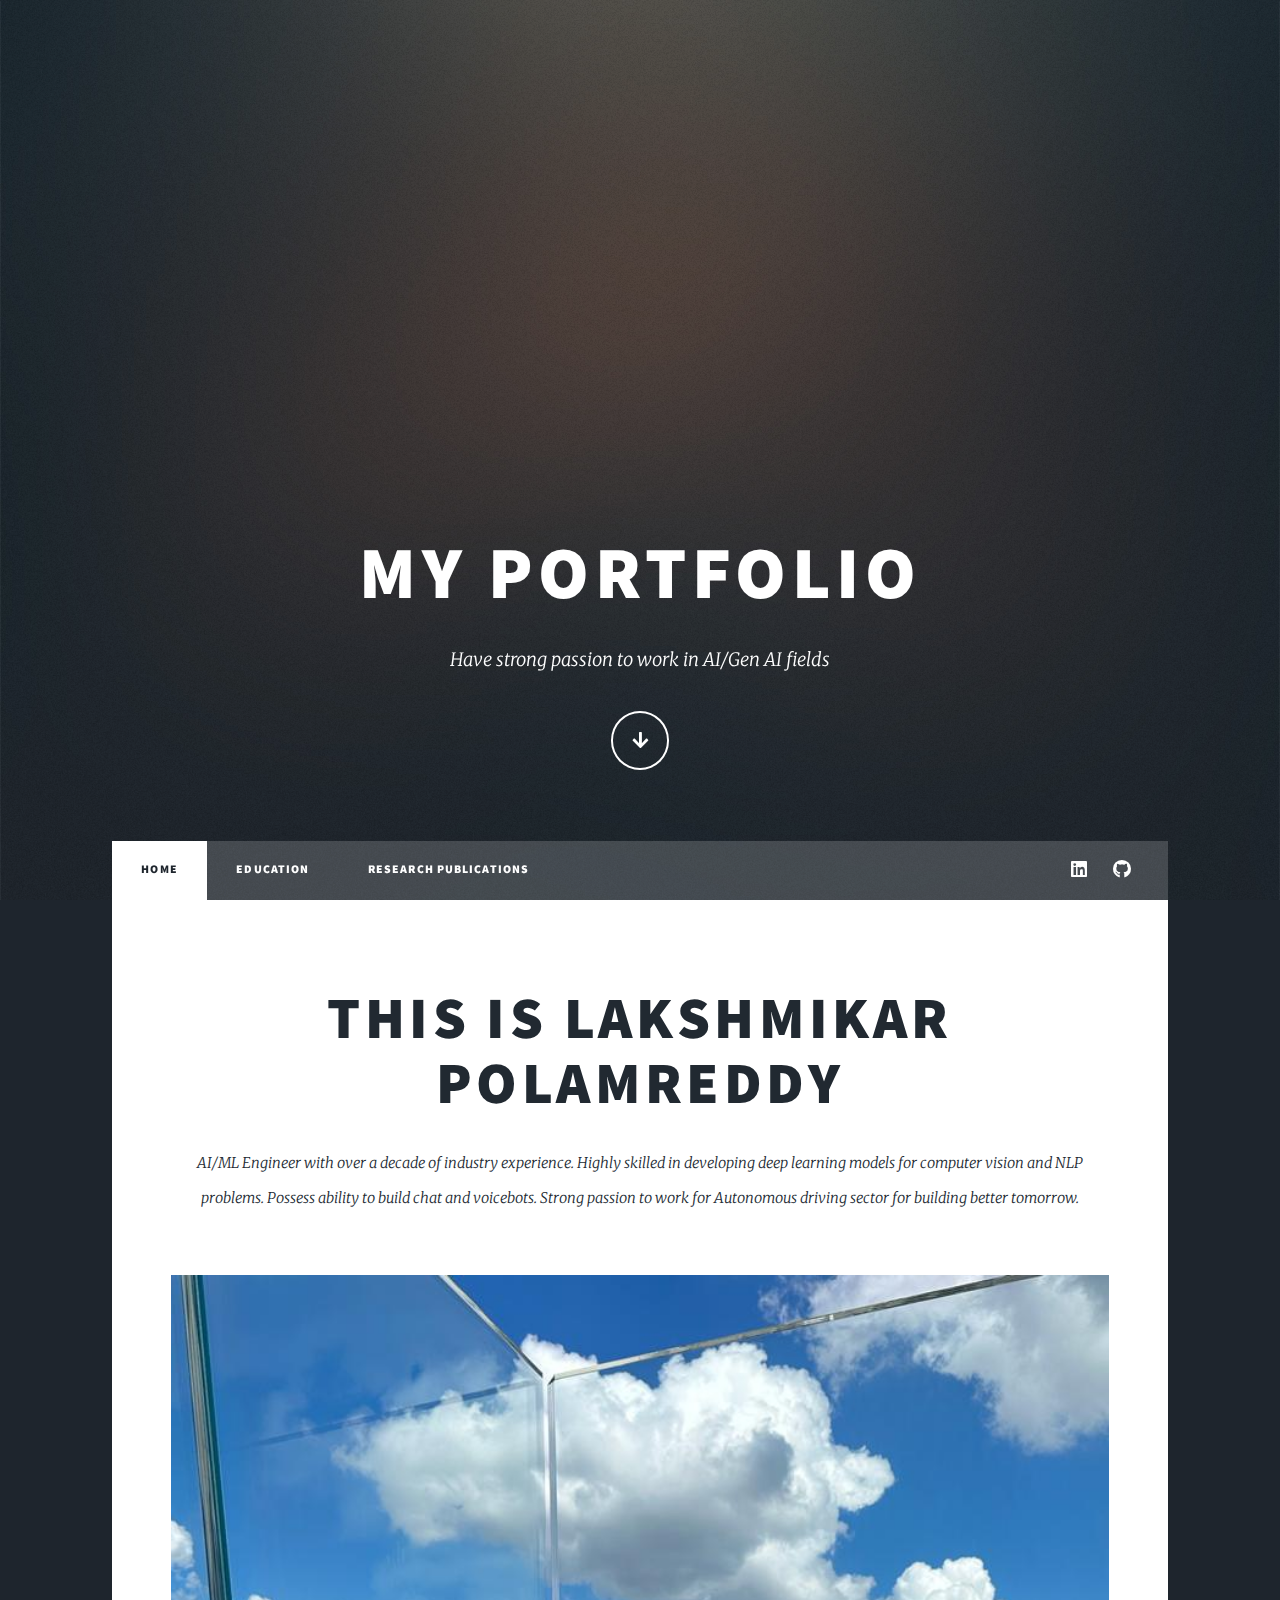
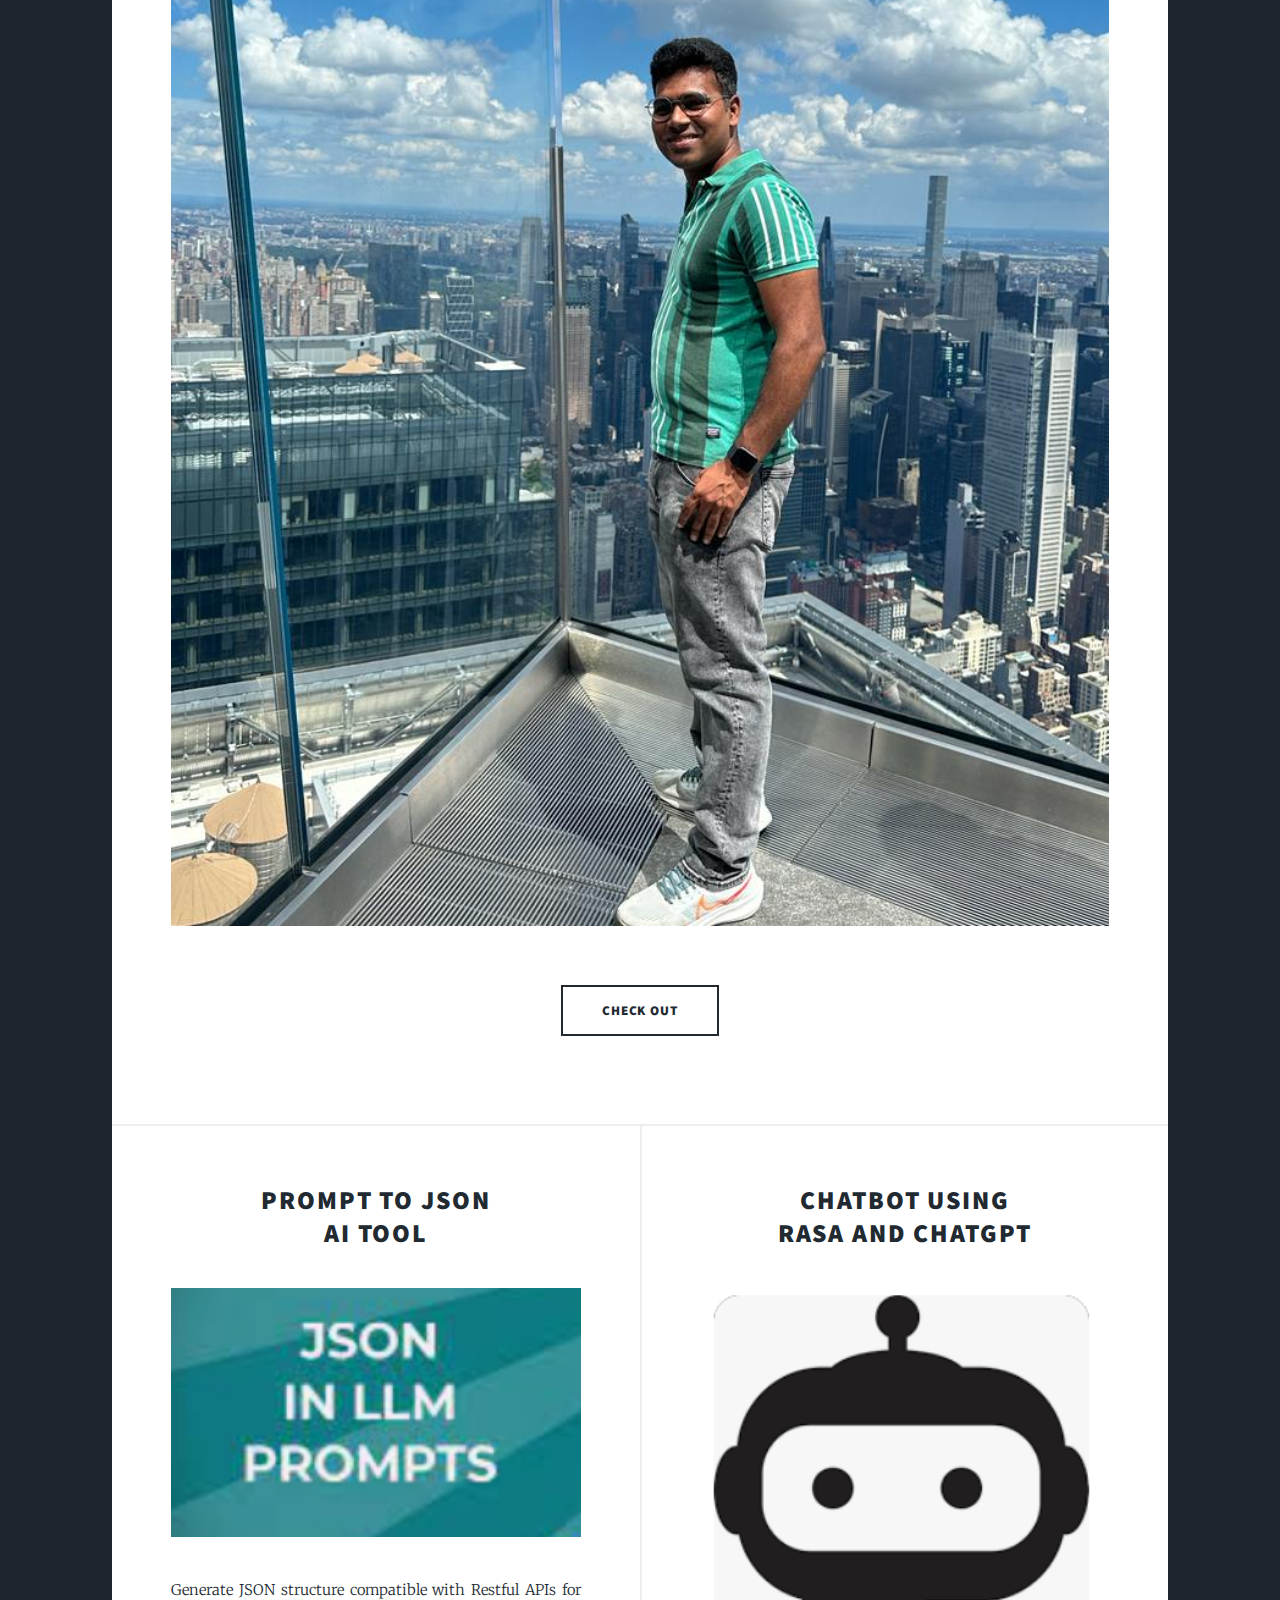
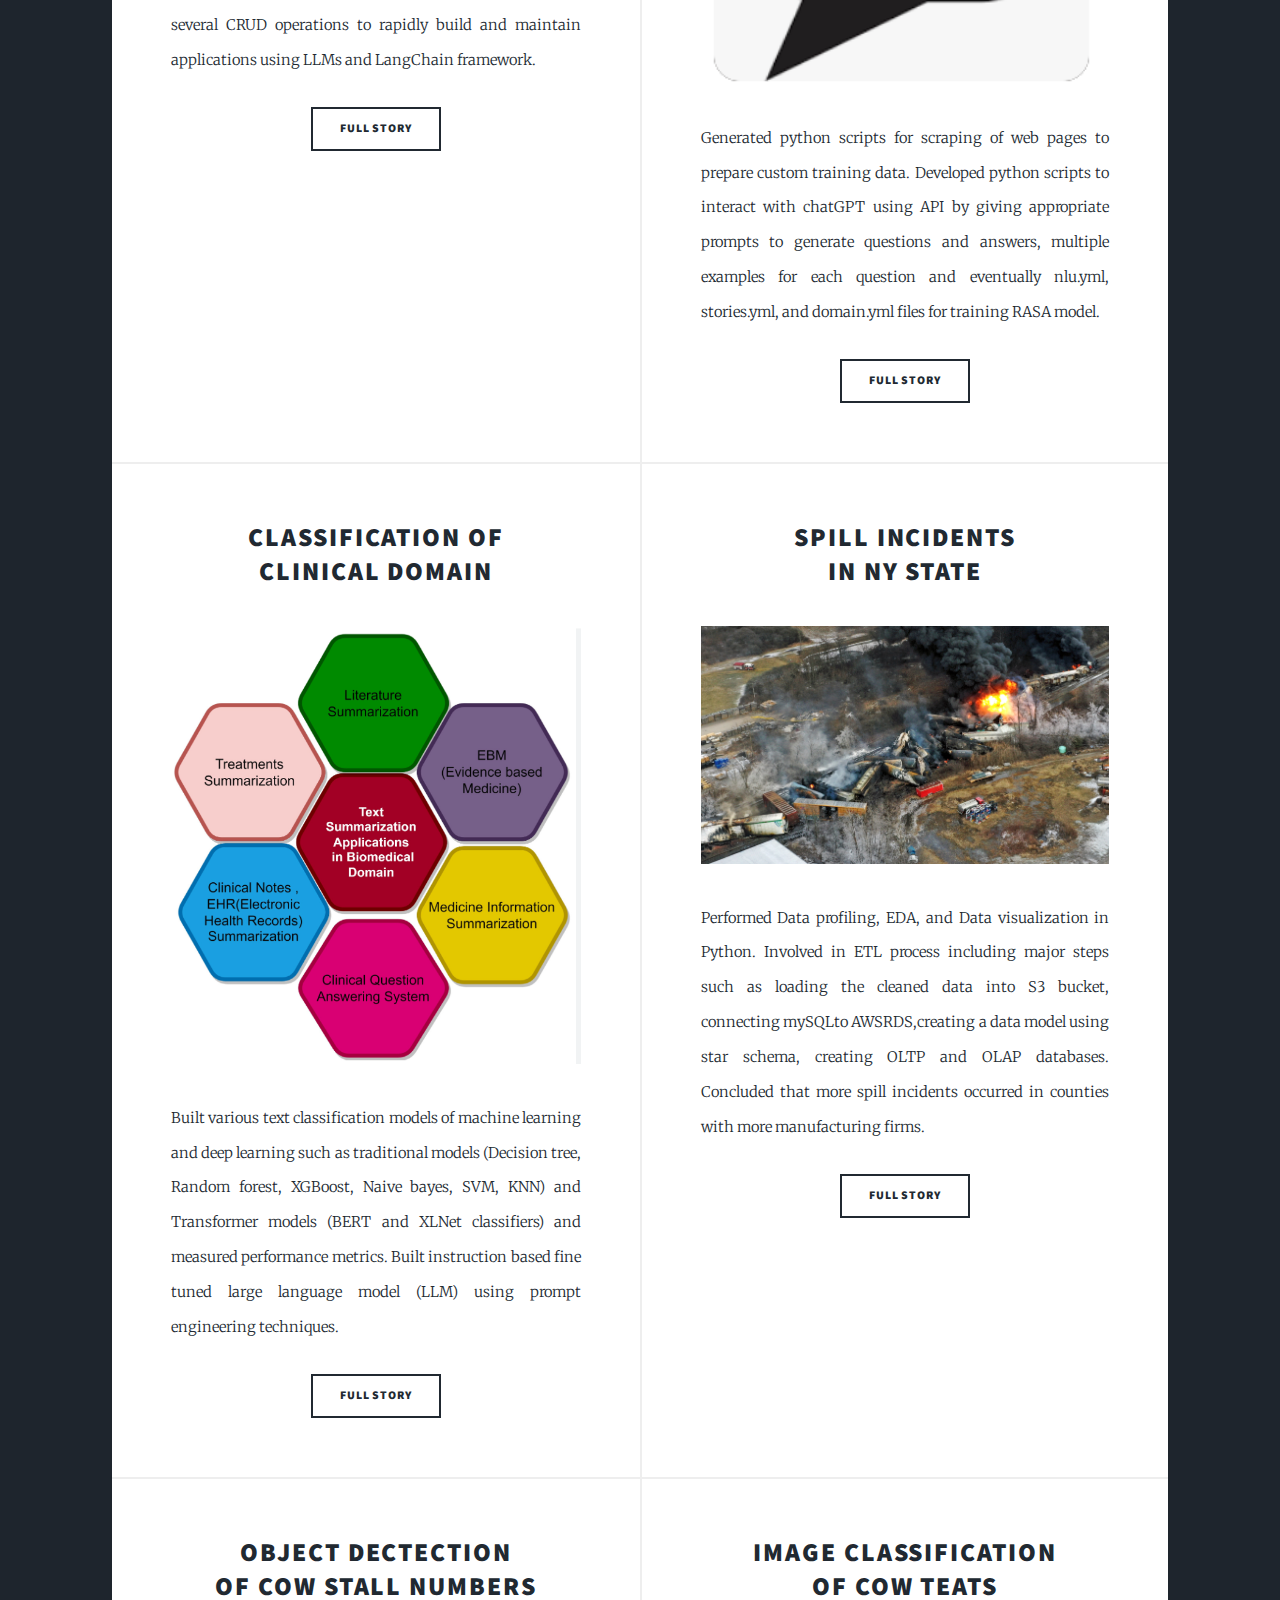
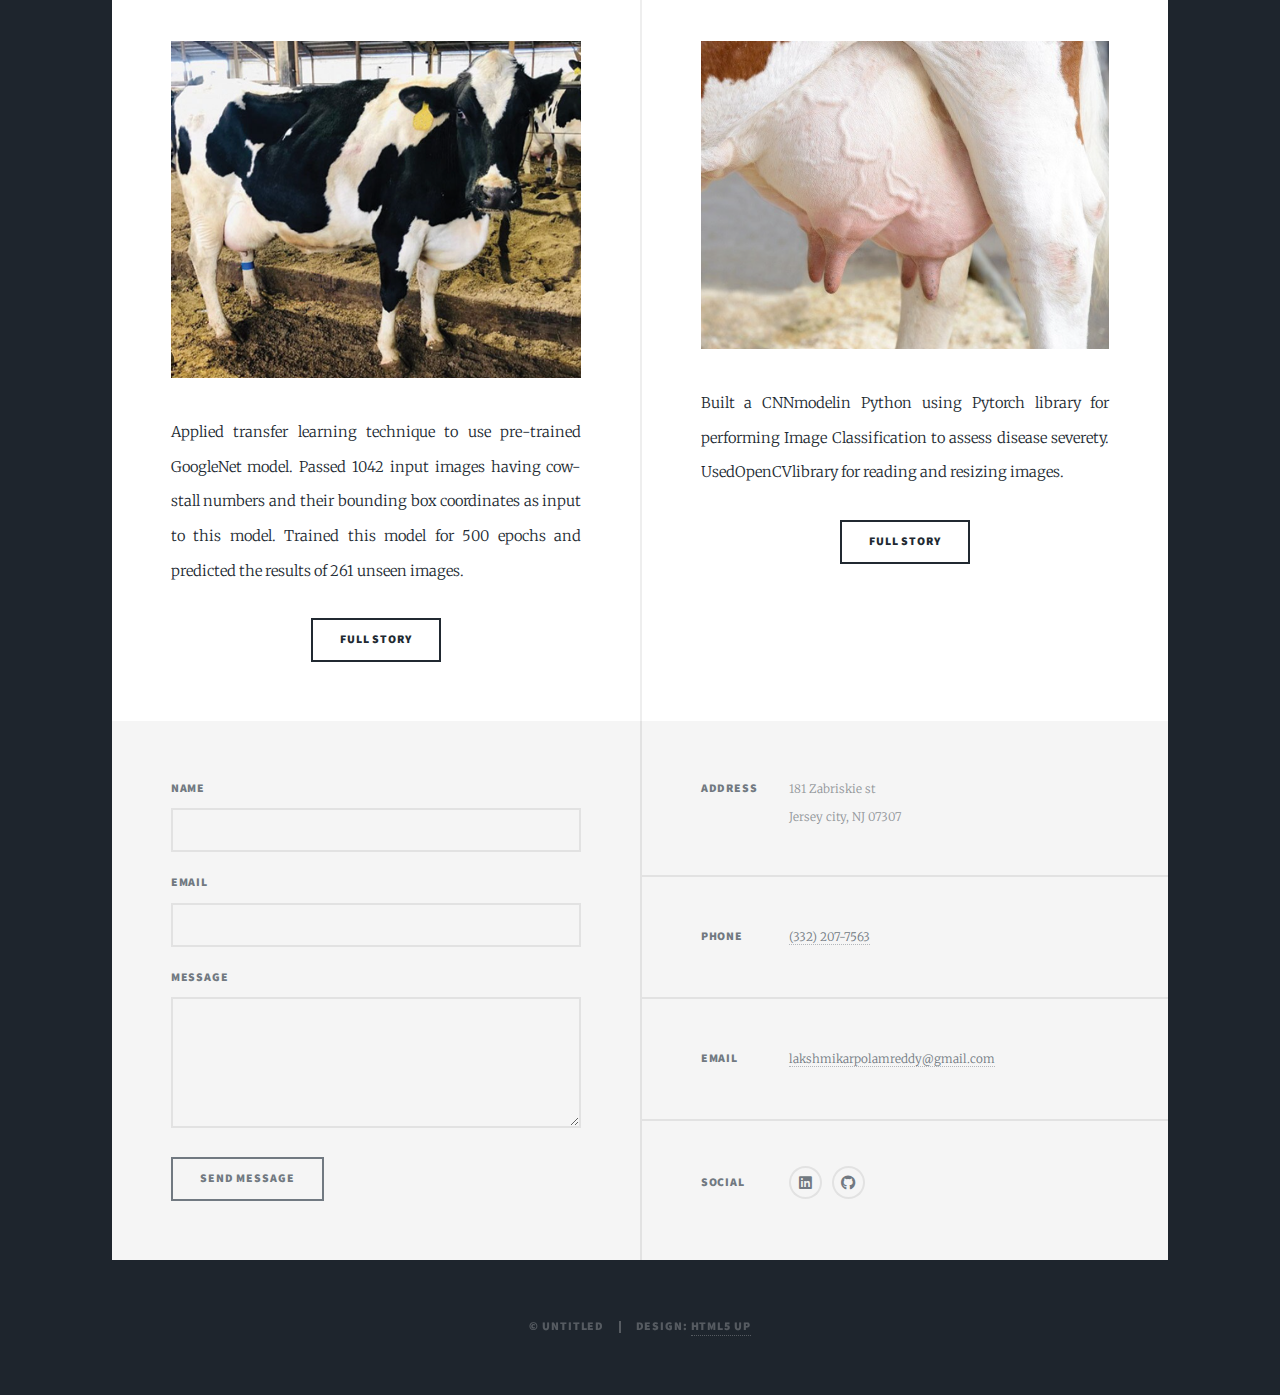
<file: index.html>
<!DOCTYPE HTML>
<!--
	Massively by HTML5 UP
	html5up.net | @ajlkn
	Free for personal and commercial use under the CCA 3.0 license (html5up.net/license)
-->
<html>
	<head>
		<title>Lakshmikar AI Engineer</title>
		<meta charset="utf-8" />
		<meta name="viewport" content="width=device-width, initial-scale=1, user-scalable=no" />
		<link rel="stylesheet" href="assets/css/main.css" />
		<noscript><link rel="stylesheet" href="assets/css/noscript.css" /></noscript>
	</head>
	<body class="is-preload">

		<!-- Wrapper -->
			<div id="wrapper" class="fade-in">

				<!-- Intro -->
					<div id="intro">
						<h1>My portfolio</h1>
						<p>Have strong passion to work in AI/Gen AI fields</p>
						<ul class="actions">
							<li><a href="#header" class="button icon solid solo fa-arrow-down scrolly">Continue</a></li>
						</ul>
					</div>

				<!-- Header -->
					<header id="header">
						<a href="index.html" class="logo">Lakshmikar</a>
					</header>

				<!-- Nav -->
					<nav id="nav">
						<ul class="links">
							<li class="active"><a href="index.html">Home</a></li>
							<li><a href="education.html">Education</a></li>
							<li><a href="research.html">Research Publications</a></li>
						</ul>
						<ul class="icons">
							<li><a href="https://www.linkedin.com/in/lakshmikar-reddy-polamreddy/" class="icon brands fa-linkedin"><span class="label">LinkedIn</span></a></li>
							<li><a href="https://github.com/LakshmikarPolamreddy" class="icon brands fa-github"><span class="label">GitHub</span></a></li>
						</ul>
					</nav>

				<!-- Main -->
					<div id="main">

						<!-- Featured Post -->
							<article class="post featured">
								<header class="major">
									<h2><a href="#">This is Lakshmikar<br />
									POlamreddy</a></h2>
									<p>AI/ML Engineer with over a decade of industry experience. Highly skilled in developing deep learning models for computer vision and NLP problems.
										Possess ability to build chat and voicebots. Strong passion to work for Autonomous driving sector for building better tomorrow.
									</p>
								</header>
								<a href="#" class="image main"><img src="images/Pic_edge_building.jpeg" alt="" /></a>
								<ul class="actions special">
									<li><a href="#" class="button large">Check out</a></li>
								</ul>
							</article>

						<!-- Posts -->
							<section class="posts">
								<article>
									<header>
										<h2><a href="#">Prompt to JSON<br />
										AI Tool</a></h2>
									</header>
									<a href="#" class="image fit"><img src="images/json_tool.png" alt="" /></a>
									<p>Generate JSON structure compatible with Restful APIs for several CRUD operations to rapidly build and
										maintain applications using LLMs and LangChain framework.</p>
									<ul class="actions special">
										<li><a href="#" class="button">Full Story</a></li>
									</ul>
								</article>
								<article>
									<header>
										<h2><a href="#">Chatbot using <br />
										RASA and ChatGPT</a></h2>
									</header>
									<a href="#" class="image fit"><img src="images/chatbot.png" alt="" /></a>
									<p>Generated python scripts for scraping of web pages to prepare custom training data. Developed python scripts to interact with chatGPT using API by giving appropriate prompts to generate
										questions and answers, multiple examples for each question and eventually nlu.yml, stories.yml, and domain.yml
										files for training RASA model.</p>
									<ul class="actions special">
										<li><a href="#" class="button">Full Story</a></li>
									</ul>
								</article>
								<article>
									<header>
										<h2><a href="#">Classification of<br />
										Clinical Domain</a></h2>
									</header>
									<a href="#" class="image fit"><img src="images/clinical_domains.png" alt="" /></a>
									<p>Built various text classification models of machine learning and deep learning such as traditional models
										(Decision tree, Random forest, XGBoost, Naive bayes, SVM, KNN) and Transformer models (BERT and XLNet
										classifiers) and measured performance metrics. Built instruction based fine tuned large language model (LLM) using prompt engineering techniques.</p>
									<ul class="actions special">
										<li><a href="#" class="button">Full Story</a></li>
									</ul>
								</article>
								<article>
									<header>
										<h2><a href="#">Spill Incidents<br />
										in NY State</a></h2>
									</header>
									<a href="#" class="image fit"><img src="images/spills.png" alt="" /></a>
									<p>Performed Data profiling, EDA, and Data visualization in Python. Involved in ETL process including major steps such as loading the cleaned data into S3 bucket, connecting
										mySQLto AWSRDS,creating a data model using star schema, creating OLTP and OLAP databases. Concluded that more spill incidents occurred in counties with more manufacturing firms.</p>
									<ul class="actions special">
										<li><a href="#" class="button">Full Story</a></li>
									</ul>
								</article>
								<article>
									<header>
										<h2><a href="#">Object Dectection<br />
										of cow stall numbers</a></h2>
									</header>
									<a href="#" class="image fit"><img src="images/cow_stall.png" alt="" /></a>
									<p>Applied transfer learning technique to use pre-trained GoogleNet model. Passed 1042 input images having cow-stall numbers and their bounding box coordinates as input to this model. Trained this model for 500 epochs and predicted the results of 261 unseen images.</p>
									<ul class="actions special">
										<li><a href="#" class="button">Full Story</a></li>
									</ul>
								</article>
								<article>
									<header>
										<h2><a href="#">Image classification<br />
										of cow teats</a></h2>
									</header>
									<a href="#" class="image fit"><img src="images/cow_teats.png" alt="" /></a>
									<p>Built a CNNmodelin Python using Pytorch library for performing Image Classification to assess disease severety. UsedOpenCVlibrary for reading and resizing images.</p>
									<ul class="actions special">
										<li><a href="#" class="button">Full Story</a></li>
									</ul>
								</article>
							</section>

					</div>

				<!-- Footer -->
					<footer id="footer">
						<section>
							<form method="post" action="#">
								<div class="fields">
									<div class="field">
										<label for="name">Name</label>
										<input type="text" name="name" id="name" />
									</div>
									<div class="field">
										<label for="email">Email</label>
										<input type="text" name="email" id="email" />
									</div>
									<div class="field">
										<label for="message">Message</label>
										<textarea name="message" id="message" rows="3"></textarea>
									</div>
								</div>
								<ul class="actions">
									<li><input type="submit" value="Send Message" /></li>
								</ul>
							</form>
						</section>
						<section class="split contact">
							<section class="alt">
								<h3>Address</h3>
								<p>181 Zabriskie st<br />
								Jersey city, NJ 07307</p>
							</section>
							<section>
								<h3>Phone</h3>
								<p><a href="#">(332) 207-7563</a></p>
							</section>
							<section>
								<h3>Email</h3>
								<p><a href="#">lakshmikarpolamreddy@gmail.com</a></p>
							</section>
							<section>
								<h3>Social</h3>
								<ul class="icons alt">
									<li><a href="https://www.linkedin.com/in/lakshmikar-reddy-polamreddy/" class="icon brands fa-linkedin"><span class="label">LinkedIn</span></a></li>
									<li><a href="https://github.com/LakshmikarPolamreddy" class="icon brands fa-github"><span class="label">GitHub</span></a></li>
								</ul>
							</section>
						</section>
					</footer>

				<!-- Copyright -->
					<div id="copyright">
						<ul><li>&copy; Untitled</li><li>Design: <a href="https://html5up.net">HTML5 UP</a></li></ul>
					</div>

			</div>

		<!-- Scripts -->
			<script src="assets/js/jquery.min.js"></script>
			<script src="assets/js/jquery.scrollex.min.js"></script>
			<script src="assets/js/jquery.scrolly.min.js"></script>
			<script src="assets/js/browser.min.js"></script>
			<script src="assets/js/breakpoints.min.js"></script>
			<script src="assets/js/util.js"></script>
			<script src="assets/js/main.js"></script>

	</body>
</html>
</file>
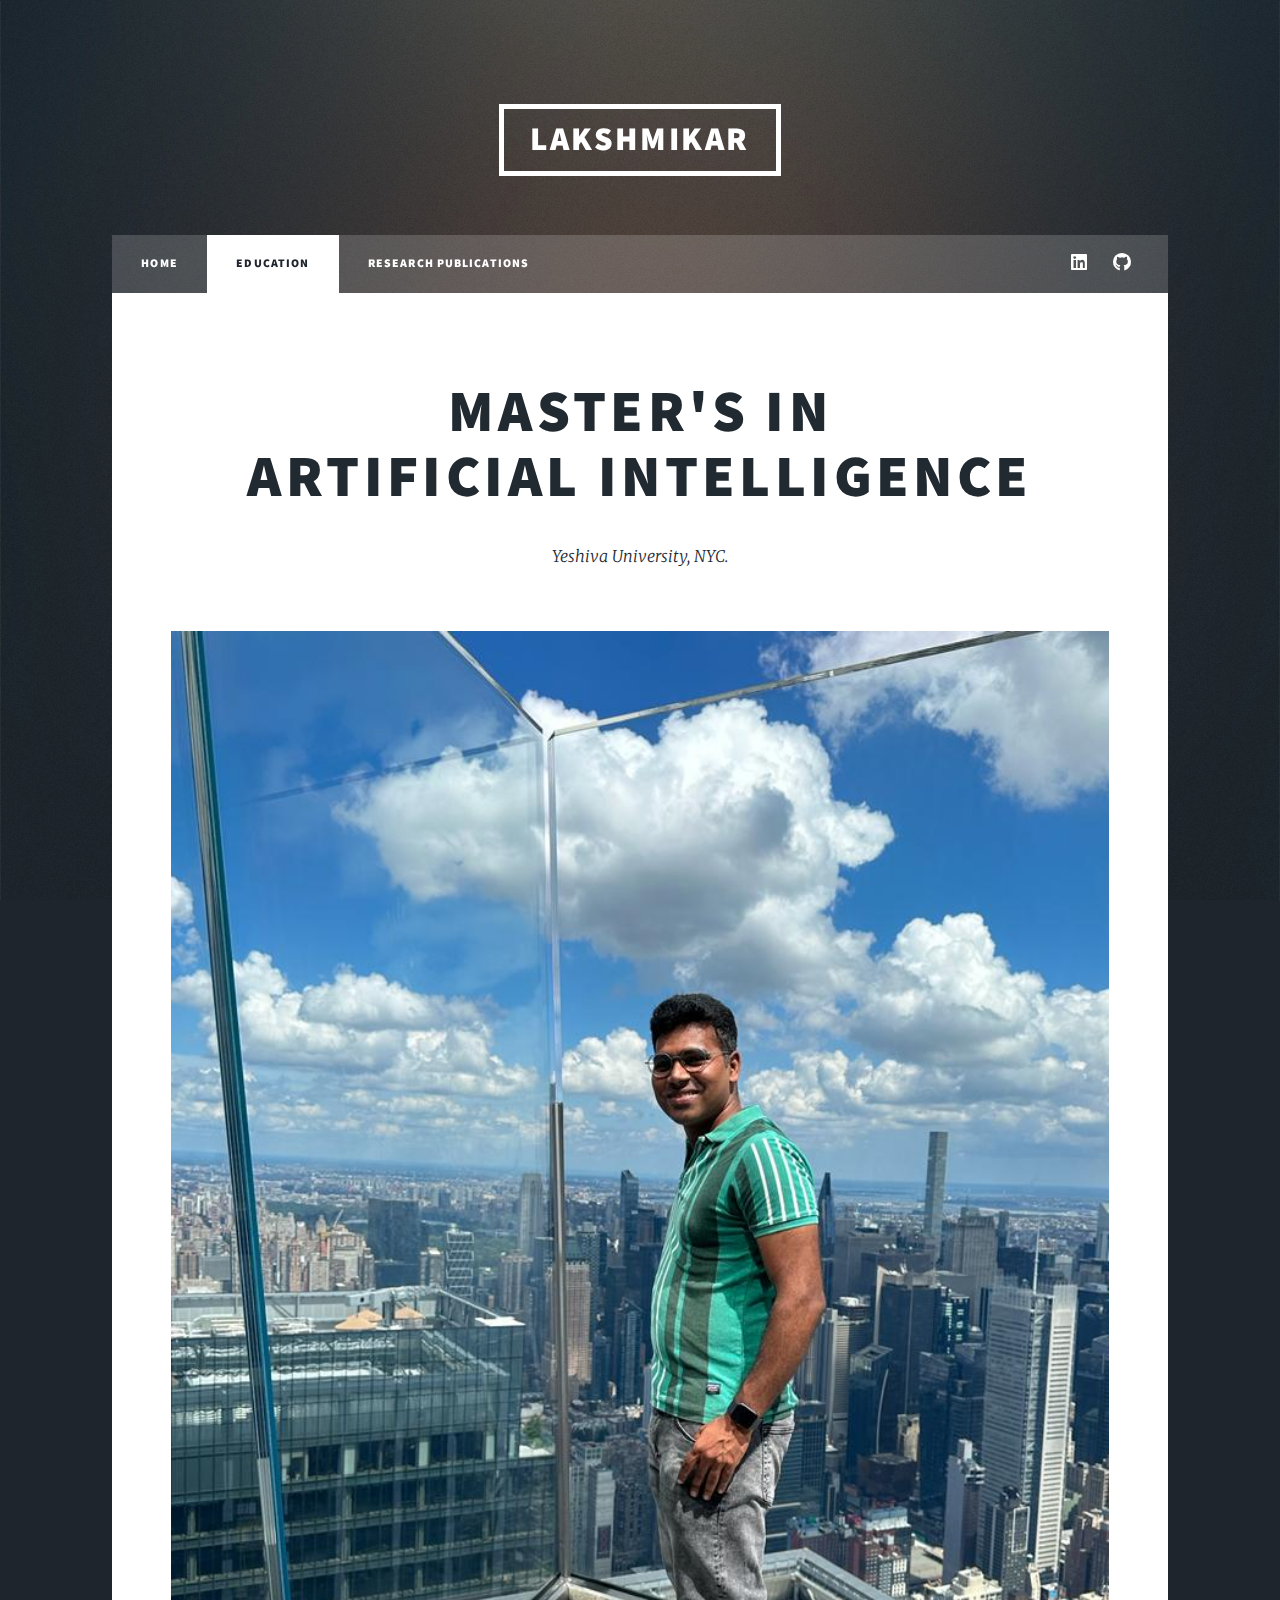
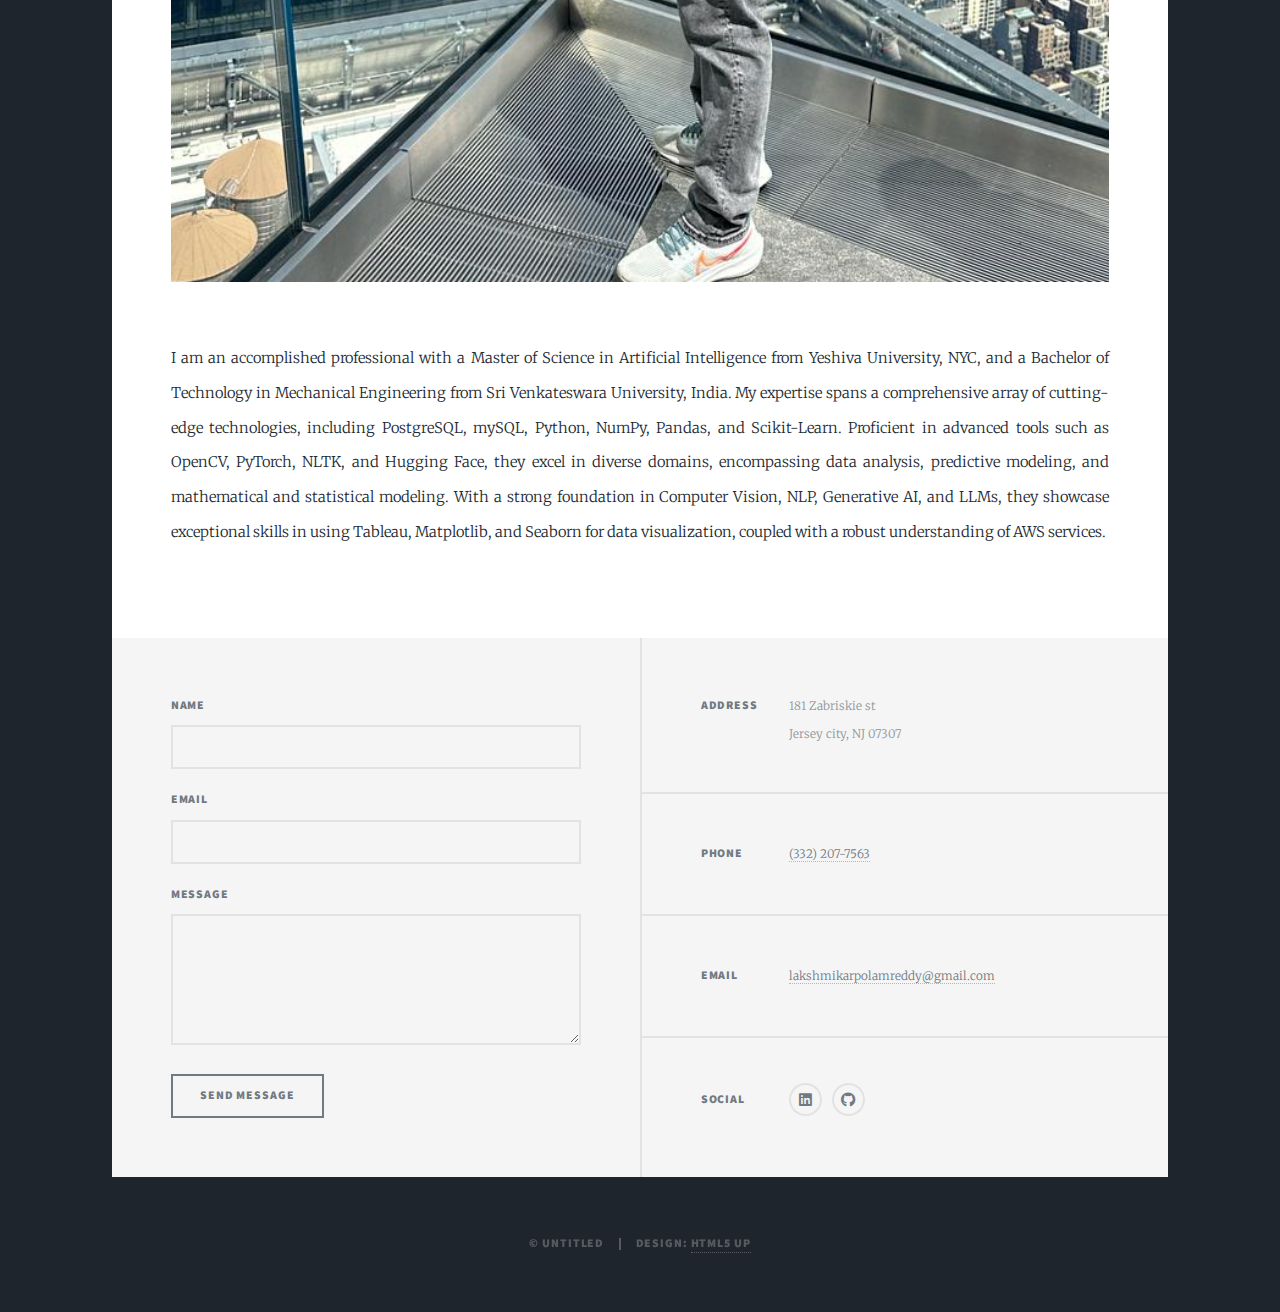
<file: education.html>
<!DOCTYPE HTML>
<!--
	Massively by HTML5 UP
	html5up.net | @ajlkn
	Free for personal and commercial use under the CCA 3.0 license (html5up.net/license)
-->
<html>
	<head>
		<title>Generic Page - Massively by HTML5 UP</title>
		<meta charset="utf-8" />
		<meta name="viewport" content="width=device-width, initial-scale=1, user-scalable=no" />
		<link rel="stylesheet" href="assets/css/main.css" />
		<noscript><link rel="stylesheet" href="assets/css/noscript.css" /></noscript>
	</head>
	<body class="is-preload">

		<!-- Wrapper -->
			<div id="wrapper">

				<!-- Header -->
					<header id="header">
						<a href="index.html" class="logo">Lakshmikar</a>
					</header>

				<!-- Nav -->
					<nav id="nav">
						<ul class="links">
							<li><a href="index.html">Home</a></li>
							<li class="active"><a href="education.html">Education</a></li>
							<li><a href="research.html">Research Publications</a></li>
						</ul>
						<ul class="icons">
							<li><a href="https://www.linkedin.com/in/lakshmikar-reddy-polamreddy/" class="icon brands fa-linkedin"><span class="label">LinkedIn</span></a></li>
							<li><a href="https://github.com/LakshmikarPolamreddy" class="icon brands fa-github"><span class="label">GitHub</span></a></li>
						</ul>
					</nav>

				<!-- Main -->
					<div id="main">

						<!-- Post -->
							<section class="post">
								<header class="major">
									<h1>Master's in<br />
									Artificial Intelligence</h1>
									<p>Yeshiva University, NYC.</p>
								</header>
								<div class="image main"><img src="images/Pic_edge_building.jpeg" alt="" /></div>
								<p>I am an accomplished professional with a Master of Science in Artificial Intelligence from Yeshiva University, NYC, and a Bachelor of Technology in Mechanical Engineering from Sri Venkateswara University, India. My expertise spans a comprehensive array of cutting-edge technologies, including PostgreSQL, mySQL, Python, NumPy, Pandas, and Scikit-Learn. Proficient in advanced tools such as OpenCV, PyTorch, NLTK, and Hugging Face, they excel in diverse domains, encompassing data analysis, predictive modeling, and mathematical and statistical modeling. With a strong foundation in Computer Vision, NLP, Generative AI, and LLMs, they showcase exceptional skills in using Tableau, Matplotlib, and Seaborn for data visualization, coupled with a robust understanding of AWS services.</p>
							</section>

					</div>

				<!-- Footer -->
					<footer id="footer">
						<section>
							<form method="post" action="#">
								<div class="fields">
									<div class="field">
										<label for="name">Name</label>
										<input type="text" name="name" id="name" />
									</div>
									<div class="field">
										<label for="email">Email</label>
										<input type="text" name="email" id="email" />
									</div>
									<div class="field">
										<label for="message">Message</label>
										<textarea name="message" id="message" rows="3"></textarea>
									</div>
								</div>
								<ul class="actions">
									<li><input type="submit" value="Send Message" /></li>
								</ul>
							</form>
						</section>
						<section class="split contact">
							<section class="alt">
								<h3>Address</h3>
								<p>181 Zabriskie st<br />
									Jersey city, NJ 07307</p>
							</section>
							<section>
								<h3>Phone</h3>
								<p><a href="#">(332) 207-7563</a></p>
							</section>
							<section>
								<h3>Email</h3>
								<p><a href="#">lakshmikarpolamreddy@gmail.com</a></p>
							</section>
							<section>
								<h3>Social</h3>
								<ul class="icons alt">
									<li><a href="https://www.linkedin.com/in/lakshmikar-reddy-polamreddy/" class="icon brands fa-linkedin"><span class="label">LinkedIn</span></a></li>
									<li><a href="https://github.com/LakshmikarPolamreddy" class="icon brands fa-github"><span class="label">GitHub</span></a></li>
								</ul>
							</section>
						</section>
					</footer>

				<!-- Copyright -->
					<div id="copyright">
						<ul><li>&copy; Untitled</li><li>Design: <a href="https://html5up.net">HTML5 UP</a></li></ul>
					</div>

			</div>

		<!-- Scripts -->
			<script src="assets/js/jquery.min.js"></script>
			<script src="assets/js/jquery.scrollex.min.js"></script>
			<script src="assets/js/jquery.scrolly.min.js"></script>
			<script src="assets/js/browser.min.js"></script>
			<script src="assets/js/breakpoints.min.js"></script>
			<script src="assets/js/util.js"></script>
			<script src="assets/js/main.js"></script>

	</body>
</html>
</file>
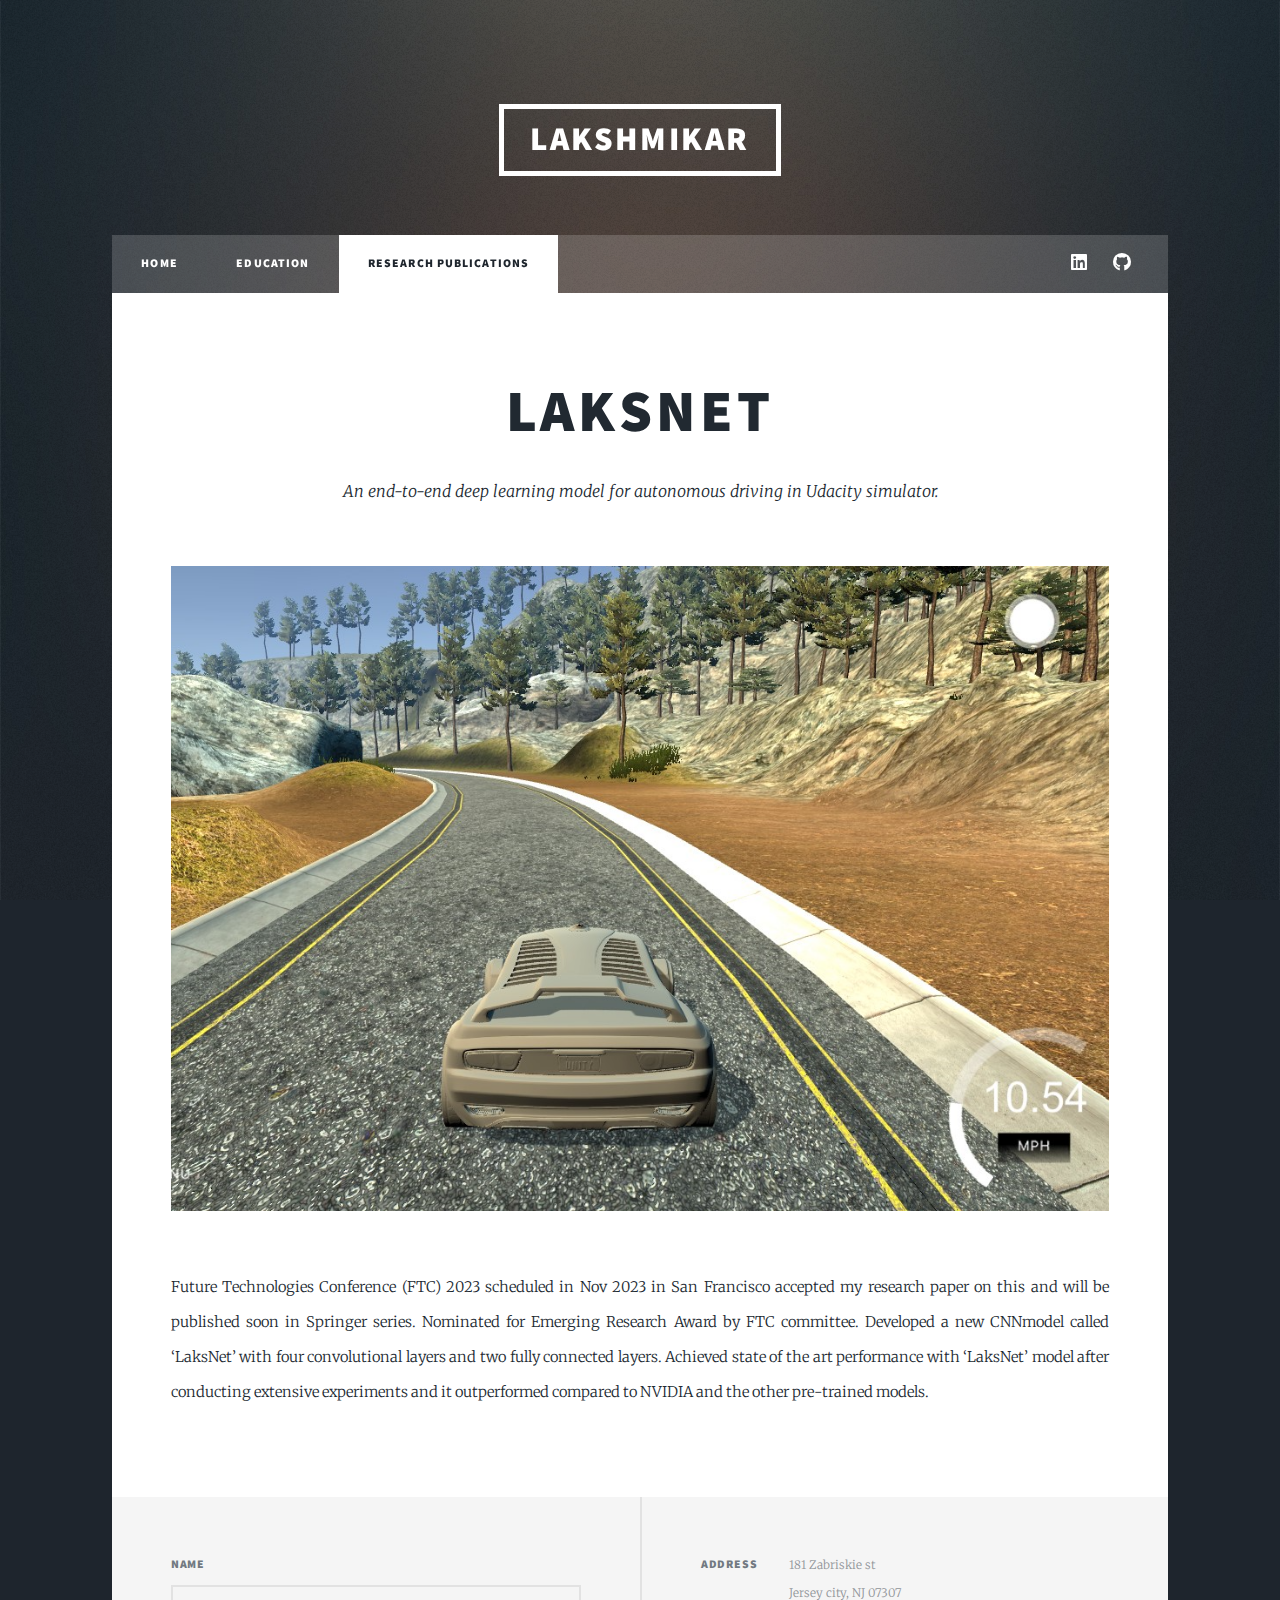
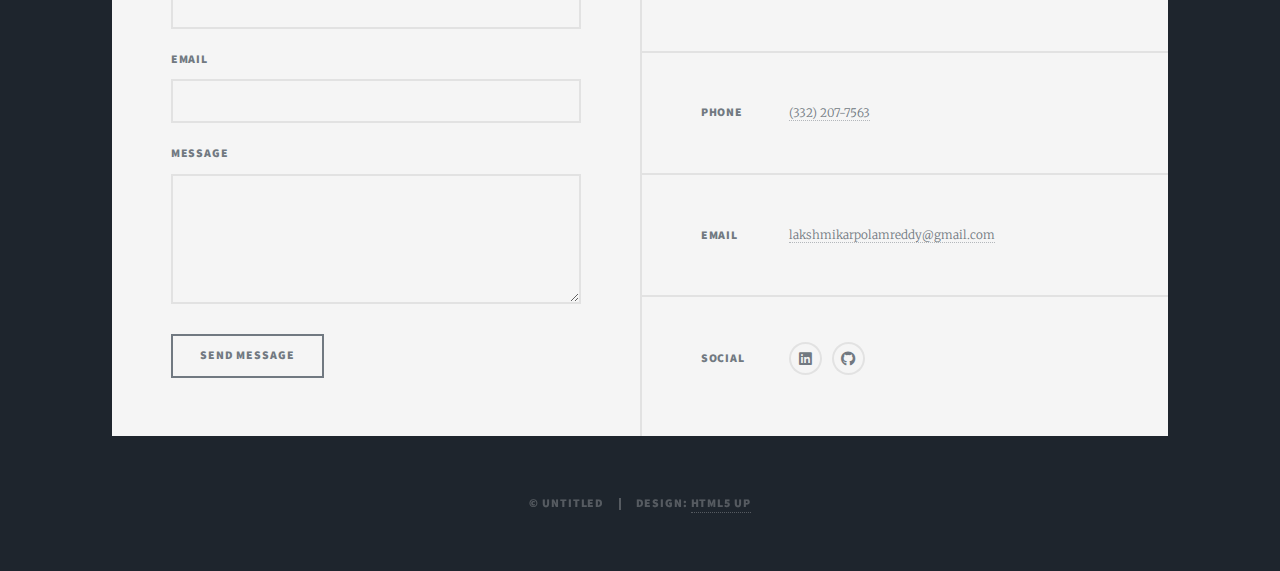
<file: research.html>
<!DOCTYPE HTML>
<!--
	Massively by HTML5 UP
	html5up.net | @ajlkn
	Free for personal and commercial use under the CCA 3.0 license (html5up.net/license)
-->
<html>
	<head>
		<title>Research Publications - Massively by HTML5 UP</title>
		<meta charset="utf-8" />
		<meta name="viewport" content="width=device-width, initial-scale=1, user-scalable=no" />
		<link rel="stylesheet" href="assets/css/main.css" />
		<noscript><link rel="stylesheet" href="assets/css/noscript.css" /></noscript>
	</head>
	<body class="is-preload">

		<!-- Wrapper -->
			<div id="wrapper">

				<!-- Header -->
					<header id="header">
						<a href="index.html" class="logo">Lakshmikar</a>
					</header>

				<!-- Nav -->
					<nav id="nav">
						<ul class="links">
							<li><a href="index.html">Home</a></li>
							<li><a href="education.html">Education</a></li>
							<li class="active"><a href="research.html">Research Publications</a></li>
						</ul>
						<ul class="icons">
							<li><a href="https://www.linkedin.com/in/lakshmikar-reddy-polamreddy/" class="icon brands fa-linkedin"><span class="label">LinkedIn</span></a></li>
							<li><a href="https://github.com/LakshmikarPolamreddy" class="icon brands fa-github"><span class="label">GitHub</span></a></li>
						</ul>
					</nav>

				<!-- Main -->
					<div id="main">

						<!-- Post -->
							<section class="post">
								<header class="major">
									<h1>LaksNet</h1>
									<p>An end-to-end deep learning model for autonomous driving in Udacity simulator.</p>
								</header>
								<div class="image main"><img src="images/car.png" alt="" /></div>
								<p>Future Technologies Conference (FTC) 2023 scheduled in Nov 2023 in San Francisco accepted my research paper
									on this and will be published soon in Springer series. Nominated for Emerging Research Award by FTC committee. Developed a new CNNmodel called ‘LaksNet’ with four convolutional layers and two fully connected layers. Achieved state of the art performance with ‘LaksNet’ model after conducting extensive experiments and it
									outperformed compared to NVIDIA and the other pre-trained models.</p>
							</section>

					</div>

				<!-- Footer -->
					<footer id="footer">
						<section>
							<form method="post" action="#">
								<div class="fields">
									<div class="field">
										<label for="name">Name</label>
										<input type="text" name="name" id="name" />
									</div>
									<div class="field">
										<label for="email">Email</label>
										<input type="text" name="email" id="email" />
									</div>
									<div class="field">
										<label for="message">Message</label>
										<textarea name="message" id="message" rows="3"></textarea>
									</div>
								</div>
								<ul class="actions">
									<li><input type="submit" value="Send Message" /></li>
								</ul>
							</form>
						</section>
						<section class="split contact">
							<section class="alt">
								<h3>Address</h3>
								<p>181 Zabriskie st<br />
									Jersey city, NJ 07307</p>
							</section>
							<section>
								<h3>Phone</h3>
								<p><a href="#">(332) 207-7563</a></p>
							</section>
							<section>
								<h3>Email</h3>
								<p><a href="#">lakshmikarpolamreddy@gmail.com</a></p>
							</section>
							<section>
								<h3>Social</h3>
								<ul class="icons alt">
									<li><a href="https://www.linkedin.com/in/lakshmikar-reddy-polamreddy/" class="icon brands fa-linkedin"><span class="label">LinkedIn</span></a></li>
									<li><a href="https://github.com/LakshmikarPolamreddy" class="icon brands fa-github"><span class="label">GitHub</span></a></li>
								</ul>
							</section>
						</section>
					</footer>

				<!-- Copyright -->
					<div id="copyright">
						<ul><li>&copy; Untitled</li><li>Design: <a href="https://html5up.net">HTML5 UP</a></li></ul>
					</div>

			</div>

		<!-- Scripts -->
			<script src="assets/js/jquery.min.js"></script>
			<script src="assets/js/jquery.scrollex.min.js"></script>
			<script src="assets/js/jquery.scrolly.min.js"></script>
			<script src="assets/js/browser.min.js"></script>
			<script src="assets/js/breakpoints.min.js"></script>
			<script src="assets/js/util.js"></script>
			<script src="assets/js/main.js"></script>

	</body>
</html>
</file>
<file: assets/css/main.css>
@import url(fontawesome-all.min.css);
@import url("https://fonts.googleapis.com/css?family=Merriweather:300,700,300italic,700italic|Source+Sans+Pro:900");

/*
	Massively by HTML5 UP
	html5up.net | @ajlkn
	Free for personal and commercial use under the CCA 3.0 license (html5up.net/license)
*/

html, body, div, span, applet, object,
iframe, h1, h2, h3, h4, h5, h6, p, blockquote,
pre, a, abbr, acronym, address, big, cite,
code, del, dfn, em, img, ins, kbd, q, s, samp,
small, strike, strong, sub, sup, tt, var, b,
u, i, center, dl, dt, dd, ol, ul, li, fieldset,
form, label, legend, table, caption, tbody,
tfoot, thead, tr, th, td, article, aside,
canvas, details, embed, figure, figcaption,
footer, header, hgroup, menu, nav, output, ruby,
section, summary, time, mark, audio, video {
	margin: 0;
	padding: 0;
	border: 0;
	font-size: 100%;
	font: inherit;
	vertical-align: baseline;}

article, aside, details, figcaption, figure,
footer, header, hgroup, menu, nav, section {
	display: block;}

body {
	line-height: 1;
}

ol, ul {
	list-style: none;
}

blockquote, q {
	quotes: none;
}

	blockquote:before, blockquote:after, q:before, q:after {
		content: '';
		content: none;
	}

table {
	border-collapse: collapse;
	border-spacing: 0;
}

body {
	-webkit-text-size-adjust: none;
}

mark {
	background-color: transparent;
	color: inherit;
}

input::-moz-focus-inner {
	border: 0;
	padding: 0;
}

input, select, textarea {
	-moz-appearance: none;
	-webkit-appearance: none;
	-ms-appearance: none;
	appearance: none;
}

/* Basic */

	@-ms-viewport {
		width: device-width;
	}

	body {
		-ms-overflow-style: scrollbar;
	}

	@media screen and (max-width: 480px) {

		html, body {
			min-width: 320px;
		}

	}

	html {
		box-sizing: border-box;
	}

	*, *:before, *:after {
		box-sizing: inherit;
	}

	body {
		background-color: #1e252d;
	}

		body.is-preload *, body.is-preload *:before, body.is-preload *:after {
			-moz-animation: none !important;
			-webkit-animation: none !important;
			-ms-animation: none !important;
			animation: none !important;
			-moz-transition: none !important;
			-webkit-transition: none !important;
			-ms-transition: none !important;
			transition: none !important;
		}

/* Type */

	html {
		font-size: 16pt;
	}

		@media screen and (max-width: 1680px) {

			html {
				font-size: 12pt;
			}

		}

		@media screen and (max-width: 1280px) {

			html {
				font-size: 11pt;
			}

		}

		@media screen and (max-width: 360px) {

			html {
				font-size: 10pt;
			}

		}

	body {
		color: #212931;
	}

	body, input, select, textarea {
		font-family: "Merriweather", Georgia, serif;
		font-weight: 300;
		font-size: 1rem;
		line-height: 2.375;
	}

	a {
		-moz-transition: color 0.2s ease-in-out, background-color 0.2s ease-in-out, border-color 0.2s ease-in-out, box-shadow 0.2s ease-in-out;
		-webkit-transition: color 0.2s ease-in-out, background-color 0.2s ease-in-out, border-color 0.2s ease-in-out, box-shadow 0.2s ease-in-out;
		-ms-transition: color 0.2s ease-in-out, background-color 0.2s ease-in-out, border-color 0.2s ease-in-out, box-shadow 0.2s ease-in-out;
		transition: color 0.2s ease-in-out, background-color 0.2s ease-in-out, border-color 0.2s ease-in-out, box-shadow 0.2s ease-in-out;
		border-bottom: dotted 1px;
		text-decoration: none;
	}

		a:hover {
			border-bottom-color: transparent;
		}

	strong, b {
		font-weight: 600;
	}

	em, i {
		font-style: italic;
	}

	p {
		text-align: justify;
		margin: 0 0 2rem 0;
	}

	h1, h2, h3, h4, h5, h6 {
		font-family: "Source Sans Pro", Helvetica, sans-serif;
		font-weight: 900;
		line-height: 1.5;
		letter-spacing: 0.075em;
		text-transform: uppercase;
		margin: 0 0 1rem 0;
	}

		h1 a, h2 a, h3 a, h4 a, h5 a, h6 a {
			border-bottom: 0;
			color: inherit;
			text-decoration: none;
		}

	h1 {
		font-size: 4rem;
		line-height: 1.1;
		margin: 0 0 2rem 0;
	}

	h2 {
		font-size: 1.75rem;
		line-height: 1.3;
		margin: 0 0 1.5rem 0;
	}

	h3 {
		font-size: 1.25rem;
		margin: 0 0 1.5rem 0;
	}

	h4 {
		font-size: 1rem;
	}

	h5 {
		font-size: 0.9rem;
	}

	h6 {
		font-size: 0.8rem;
	}

	sub {
		font-size: 0.8rem;
		position: relative;
		top: 0.5rem;
	}

	sup {
		font-size: 0.8rem;
		position: relative;
		top: -0.5rem;
	}

	blockquote {
		border-left: solid 4px;
		font-style: italic;
		margin: 0 0 2rem 0;
		padding: 0.5rem 0 0.5rem 2rem;
	}

	code {
		border: solid 2px;
		font-family: "Courier New", monospace;
		font-size: 0.9rem;
		margin: 0 0.25rem;
		padding: 0.25rem 0.65rem;
	}

	pre {
		-webkit-overflow-scrolling: touch;
		font-family: "Courier New", monospace;
		font-size: 0.9rem;
		margin: 0 0 2rem 0;
	}

		pre code {
			display: block;
			line-height: 1.75;
			padding: 1rem 1.5rem;
			overflow-x: auto;
		}

	hr {
		border: 0;
		border-bottom: solid 2px;
		margin: 3rem 0;
	}

		hr.major {
			margin: 5rem 0;
		}

	.align-left {
		text-align: left;
	}

	.align-center {
		text-align: center;
	}

	.align-right {
		text-align: right;
	}

	input, select, textarea {
		color: #212931;
	}

	a {
		color: #212931;
		border-bottom-color: rgba(33, 41, 49, 0.5);
	}

		a:hover {
			border-bottom-color: transparent;
			color: #18bfef !important;
		}

	strong, b {
		color: #212931;
	}

	h1, h2, h3, h4, h5, h6 {
		color: #212931;
	}

	blockquote {
		border-left-color: #eeeeee;
	}

	code {
		background: rgba(220, 220, 220, 0.25);
		border-color: #eeeeee;
	}

	hr {
		border-bottom-color: #eeeeee;
	}

/* Row */

	.row {
		display: flex;
		flex-wrap: wrap;
		box-sizing: border-box;
		align-items: stretch;
	}

		.row > * {
			box-sizing: border-box;
		}

		.row.gtr-uniform > * > :last-child {
			margin-bottom: 0;
		}

		.row.aln-left {
			justify-content: flex-start;
		}

		.row.aln-center {
			justify-content: center;
		}

		.row.aln-right {
			justify-content: flex-end;
		}

		.row.aln-top {
			align-items: flex-start;
		}

		.row.aln-middle {
			align-items: center;
		}

		.row.aln-bottom {
			align-items: flex-end;
		}

		.row > .imp {
			order: -1;
		}

		.row > .col-1 {
			width: 8.33333%;
		}

		.row > .off-1 {
			margin-left: 8.33333%;
		}

		.row > .col-2 {
			width: 16.66667%;
		}

		.row > .off-2 {
			margin-left: 16.66667%;
		}

		.row > .col-3 {
			width: 25%;
		}

		.row > .off-3 {
			margin-left: 25%;
		}

		.row > .col-4 {
			width: 33.33333%;
		}

		.row > .off-4 {
			margin-left: 33.33333%;
		}

		.row > .col-5 {
			width: 41.66667%;
		}

		.row > .off-5 {
			margin-left: 41.66667%;
		}

		.row > .col-6 {
			width: 50%;
		}

		.row > .off-6 {
			margin-left: 50%;
		}

		.row > .col-7 {
			width: 58.33333%;
		}

		.row > .off-7 {
			margin-left: 58.33333%;
		}

		.row > .col-8 {
			width: 66.66667%;
		}

		.row > .off-8 {
			margin-left: 66.66667%;
		}

		.row > .col-9 {
			width: 75%;
		}

		.row > .off-9 {
			margin-left: 75%;
		}

		.row > .col-10 {
			width: 83.33333%;
		}

		.row > .off-10 {
			margin-left: 83.33333%;
		}

		.row > .col-11 {
			width: 91.66667%;
		}

		.row > .off-11 {
			margin-left: 91.66667%;
		}

		.row > .col-12 {
			width: 100%;
		}

		.row > .off-12 {
			margin-left: 100%;
		}

		.row.gtr-0 {
			margin-top: 0;
			margin-left: 0rem;
		}

			.row.gtr-0 > * {
				padding: 0 0 0 0rem;
			}

			.row.gtr-0.gtr-uniform {
				margin-top: 0rem;
			}

				.row.gtr-0.gtr-uniform > * {
					padding-top: 0rem;
				}

		.row.gtr-25 {
			margin-top: 0;
			margin-left: -0.375rem;
		}

			.row.gtr-25 > * {
				padding: 0 0 0 0.375rem;
			}

			.row.gtr-25.gtr-uniform {
				margin-top: -0.375rem;
			}

				.row.gtr-25.gtr-uniform > * {
					padding-top: 0.375rem;
				}

		.row.gtr-50 {
			margin-top: 0;
			margin-left: -0.75rem;
		}

			.row.gtr-50 > * {
				padding: 0 0 0 0.75rem;
			}

			.row.gtr-50.gtr-uniform {
				margin-top: -0.75rem;
			}

				.row.gtr-50.gtr-uniform > * {
					padding-top: 0.75rem;
				}

		.row {
			margin-top: 0;
			margin-left: -1.5rem;
		}

			.row > * {
				padding: 0 0 0 1.5rem;
			}

			.row.gtr-uniform {
				margin-top: -1.5rem;
			}

				.row.gtr-uniform > * {
					padding-top: 1.5rem;
				}

		.row.gtr-150 {
			margin-top: 0;
			margin-left: -2.25rem;
		}

			.row.gtr-150 > * {
				padding: 0 0 0 2.25rem;
			}

			.row.gtr-150.gtr-uniform {
				margin-top: -2.25rem;
			}

				.row.gtr-150.gtr-uniform > * {
					padding-top: 2.25rem;
				}

		.row.gtr-200 {
			margin-top: 0;
			margin-left: -3rem;
		}

			.row.gtr-200 > * {
				padding: 0 0 0 3rem;
			}

			.row.gtr-200.gtr-uniform {
				margin-top: -3rem;
			}

				.row.gtr-200.gtr-uniform > * {
					padding-top: 3rem;
				}

		@media screen and (max-width: 1680px) {

			.row {
				display: flex;
				flex-wrap: wrap;
				box-sizing: border-box;
				align-items: stretch;
			}

				.row > * {
					box-sizing: border-box;
				}

				.row.gtr-uniform > * > :last-child {
					margin-bottom: 0;
				}

				.row.aln-left {
					justify-content: flex-start;
				}

				.row.aln-center {
					justify-content: center;
				}

				.row.aln-right {
					justify-content: flex-end;
				}

				.row.aln-top {
					align-items: flex-start;
				}

				.row.aln-middle {
					align-items: center;
				}

				.row.aln-bottom {
					align-items: flex-end;
				}

				.row > .imp-xlarge {
					order: -1;
				}

				.row > .col-1-xlarge {
					width: 8.33333%;
				}

				.row > .off-1-xlarge {
					margin-left: 8.33333%;
				}

				.row > .col-2-xlarge {
					width: 16.66667%;
				}

				.row > .off-2-xlarge {
					margin-left: 16.66667%;
				}

				.row > .col-3-xlarge {
					width: 25%;
				}

				.row > .off-3-xlarge {
					margin-left: 25%;
				}

				.row > .col-4-xlarge {
					width: 33.33333%;
				}

				.row > .off-4-xlarge {
					margin-left: 33.33333%;
				}

				.row > .col-5-xlarge {
					width: 41.66667%;
				}

				.row > .off-5-xlarge {
					margin-left: 41.66667%;
				}

				.row > .col-6-xlarge {
					width: 50%;
				}

				.row > .off-6-xlarge {
					margin-left: 50%;
				}

				.row > .col-7-xlarge {
					width: 58.33333%;
				}

				.row > .off-7-xlarge {
					margin-left: 58.33333%;
				}

				.row > .col-8-xlarge {
					width: 66.66667%;
				}

				.row > .off-8-xlarge {
					margin-left: 66.66667%;
				}

				.row > .col-9-xlarge {
					width: 75%;
				}

				.row > .off-9-xlarge {
					margin-left: 75%;
				}

				.row > .col-10-xlarge {
					width: 83.33333%;
				}

				.row > .off-10-xlarge {
					margin-left: 83.33333%;
				}

				.row > .col-11-xlarge {
					width: 91.66667%;
				}

				.row > .off-11-xlarge {
					margin-left: 91.66667%;
				}

				.row > .col-12-xlarge {
					width: 100%;
				}

				.row > .off-12-xlarge {
					margin-left: 100%;
				}

				.row.gtr-0 {
					margin-top: 0;
					margin-left: 0rem;
				}

					.row.gtr-0 > * {
						padding: 0 0 0 0rem;
					}

					.row.gtr-0.gtr-uniform {
						margin-top: 0rem;
					}

						.row.gtr-0.gtr-uniform > * {
							padding-top: 0rem;
						}

				.row.gtr-25 {
					margin-top: 0;
					margin-left: -0.375rem;
				}

					.row.gtr-25 > * {
						padding: 0 0 0 0.375rem;
					}

					.row.gtr-25.gtr-uniform {
						margin-top: -0.375rem;
					}

						.row.gtr-25.gtr-uniform > * {
							padding-top: 0.375rem;
						}

				.row.gtr-50 {
					margin-top: 0;
					margin-left: -0.75rem;
				}

					.row.gtr-50 > * {
						padding: 0 0 0 0.75rem;
					}

					.row.gtr-50.gtr-uniform {
						margin-top: -0.75rem;
					}

						.row.gtr-50.gtr-uniform > * {
							padding-top: 0.75rem;
						}

				.row {
					margin-top: 0;
					margin-left: -1.5rem;
				}

					.row > * {
						padding: 0 0 0 1.5rem;
					}

					.row.gtr-uniform {
						margin-top: -1.5rem;
					}

						.row.gtr-uniform > * {
							padding-top: 1.5rem;
						}

				.row.gtr-150 {
					margin-top: 0;
					margin-left: -2.25rem;
				}

					.row.gtr-150 > * {
						padding: 0 0 0 2.25rem;
					}

					.row.gtr-150.gtr-uniform {
						margin-top: -2.25rem;
					}

						.row.gtr-150.gtr-uniform > * {
							padding-top: 2.25rem;
						}

				.row.gtr-200 {
					margin-top: 0;
					margin-left: -3rem;
				}

					.row.gtr-200 > * {
						padding: 0 0 0 3rem;
					}

					.row.gtr-200.gtr-uniform {
						margin-top: -3rem;
					}

						.row.gtr-200.gtr-uniform > * {
							padding-top: 3rem;
						}

		}

		@media screen and (max-width: 1280px) {

			.row {
				display: flex;
				flex-wrap: wrap;
				box-sizing: border-box;
				align-items: stretch;
			}

				.row > * {
					box-sizing: border-box;
				}

				.row.gtr-uniform > * > :last-child {
					margin-bottom: 0;
				}

				.row.aln-left {
					justify-content: flex-start;
				}

				.row.aln-center {
					justify-content: center;
				}

				.row.aln-right {
					justify-content: flex-end;
				}

				.row.aln-top {
					align-items: flex-start;
				}

				.row.aln-middle {
					align-items: center;
				}

				.row.aln-bottom {
					align-items: flex-end;
				}

				.row > .imp-large {
					order: -1;
				}

				.row > .col-1-large {
					width: 8.33333%;
				}

				.row > .off-1-large {
					margin-left: 8.33333%;
				}

				.row > .col-2-large {
					width: 16.66667%;
				}

				.row > .off-2-large {
					margin-left: 16.66667%;
				}

				.row > .col-3-large {
					width: 25%;
				}

				.row > .off-3-large {
					margin-left: 25%;
				}

				.row > .col-4-large {
					width: 33.33333%;
				}

				.row > .off-4-large {
					margin-left: 33.33333%;
				}

				.row > .col-5-large {
					width: 41.66667%;
				}

				.row > .off-5-large {
					margin-left: 41.66667%;
				}

				.row > .col-6-large {
					width: 50%;
				}

				.row > .off-6-large {
					margin-left: 50%;
				}

				.row > .col-7-large {
					width: 58.33333%;
				}

				.row > .off-7-large {
					margin-left: 58.33333%;
				}

				.row > .col-8-large {
					width: 66.66667%;
				}

				.row > .off-8-large {
					margin-left: 66.66667%;
				}

				.row > .col-9-large {
					width: 75%;
				}

				.row > .off-9-large {
					margin-left: 75%;
				}

				.row > .col-10-large {
					width: 83.33333%;
				}

				.row > .off-10-large {
					margin-left: 83.33333%;
				}

				.row > .col-11-large {
					width: 91.66667%;
				}

				.row > .off-11-large {
					margin-left: 91.66667%;
				}

				.row > .col-12-large {
					width: 100%;
				}

				.row > .off-12-large {
					margin-left: 100%;
				}

				.row.gtr-0 {
					margin-top: 0;
					margin-left: 0rem;
				}

					.row.gtr-0 > * {
						padding: 0 0 0 0rem;
					}

					.row.gtr-0.gtr-uniform {
						margin-top: 0rem;
					}

						.row.gtr-0.gtr-uniform > * {
							padding-top: 0rem;
						}

				.row.gtr-25 {
					margin-top: 0;
					margin-left: -0.375rem;
				}

					.row.gtr-25 > * {
						padding: 0 0 0 0.375rem;
					}

					.row.gtr-25.gtr-uniform {
						margin-top: -0.375rem;
					}

						.row.gtr-25.gtr-uniform > * {
							padding-top: 0.375rem;
						}

				.row.gtr-50 {
					margin-top: 0;
					margin-left: -0.75rem;
				}

					.row.gtr-50 > * {
						padding: 0 0 0 0.75rem;
					}

					.row.gtr-50.gtr-uniform {
						margin-top: -0.75rem;
					}

						.row.gtr-50.gtr-uniform > * {
							padding-top: 0.75rem;
						}

				.row {
					margin-top: 0;
					margin-left: -1.5rem;
				}

					.row > * {
						padding: 0 0 0 1.5rem;
					}

					.row.gtr-uniform {
						margin-top: -1.5rem;
					}

						.row.gtr-uniform > * {
							padding-top: 1.5rem;
						}

				.row.gtr-150 {
					margin-top: 0;
					margin-left: -2.25rem;
				}

					.row.gtr-150 > * {
						padding: 0 0 0 2.25rem;
					}

					.row.gtr-150.gtr-uniform {
						margin-top: -2.25rem;
					}

						.row.gtr-150.gtr-uniform > * {
							padding-top: 2.25rem;
						}

				.row.gtr-200 {
					margin-top: 0;
					margin-left: -3rem;
				}

					.row.gtr-200 > * {
						padding: 0 0 0 3rem;
					}

					.row.gtr-200.gtr-uniform {
						margin-top: -3rem;
					}

						.row.gtr-200.gtr-uniform > * {
							padding-top: 3rem;
						}

		}

		@media screen and (max-width: 980px) {

			.row {
				display: flex;
				flex-wrap: wrap;
				box-sizing: border-box;
				align-items: stretch;
			}

				.row > * {
					box-sizing: border-box;
				}

				.row.gtr-uniform > * > :last-child {
					margin-bottom: 0;
				}

				.row.aln-left {
					justify-content: flex-start;
				}

				.row.aln-center {
					justify-content: center;
				}

				.row.aln-right {
					justify-content: flex-end;
				}

				.row.aln-top {
					align-items: flex-start;
				}

				.row.aln-middle {
					align-items: center;
				}

				.row.aln-bottom {
					align-items: flex-end;
				}

				.row > .imp-medium {
					order: -1;
				}

				.row > .col-1-medium {
					width: 8.33333%;
				}

				.row > .off-1-medium {
					margin-left: 8.33333%;
				}

				.row > .col-2-medium {
					width: 16.66667%;
				}

				.row > .off-2-medium {
					margin-left: 16.66667%;
				}

				.row > .col-3-medium {
					width: 25%;
				}

				.row > .off-3-medium {
					margin-left: 25%;
				}

				.row > .col-4-medium {
					width: 33.33333%;
				}

				.row > .off-4-medium {
					margin-left: 33.33333%;
				}

				.row > .col-5-medium {
					width: 41.66667%;
				}

				.row > .off-5-medium {
					margin-left: 41.66667%;
				}

				.row > .col-6-medium {
					width: 50%;
				}

				.row > .off-6-medium {
					margin-left: 50%;
				}

				.row > .col-7-medium {
					width: 58.33333%;
				}

				.row > .off-7-medium {
					margin-left: 58.33333%;
				}

				.row > .col-8-medium {
					width: 66.66667%;
				}

				.row > .off-8-medium {
					margin-left: 66.66667%;
				}

				.row > .col-9-medium {
					width: 75%;
				}

				.row > .off-9-medium {
					margin-left: 75%;
				}

				.row > .col-10-medium {
					width: 83.33333%;
				}

				.row > .off-10-medium {
					margin-left: 83.33333%;
				}

				.row > .col-11-medium {
					width: 91.66667%;
				}

				.row > .off-11-medium {
					margin-left: 91.66667%;
				}

				.row > .col-12-medium {
					width: 100%;
				}

				.row > .off-12-medium {
					margin-left: 100%;
				}

				.row.gtr-0 {
					margin-top: 0;
					margin-left: 0rem;
				}

					.row.gtr-0 > * {
						padding: 0 0 0 0rem;
					}

					.row.gtr-0.gtr-uniform {
						margin-top: 0rem;
					}

						.row.gtr-0.gtr-uniform > * {
							padding-top: 0rem;
						}

				.row.gtr-25 {
					margin-top: 0;
					margin-left: -0.375rem;
				}

					.row.gtr-25 > * {
						padding: 0 0 0 0.375rem;
					}

					.row.gtr-25.gtr-uniform {
						margin-top: -0.375rem;
					}

						.row.gtr-25.gtr-uniform > * {
							padding-top: 0.375rem;
						}

				.row.gtr-50 {
					margin-top: 0;
					margin-left: -0.75rem;
				}

					.row.gtr-50 > * {
						padding: 0 0 0 0.75rem;
					}

					.row.gtr-50.gtr-uniform {
						margin-top: -0.75rem;
					}

						.row.gtr-50.gtr-uniform > * {
							padding-top: 0.75rem;
						}

				.row {
					margin-top: 0;
					margin-left: -1.5rem;
				}

					.row > * {
						padding: 0 0 0 1.5rem;
					}

					.row.gtr-uniform {
						margin-top: -1.5rem;
					}

						.row.gtr-uniform > * {
							padding-top: 1.5rem;
						}

				.row.gtr-150 {
					margin-top: 0;
					margin-left: -2.25rem;
				}

					.row.gtr-150 > * {
						padding: 0 0 0 2.25rem;
					}

					.row.gtr-150.gtr-uniform {
						margin-top: -2.25rem;
					}

						.row.gtr-150.gtr-uniform > * {
							padding-top: 2.25rem;
						}

				.row.gtr-200 {
					margin-top: 0;
					margin-left: -3rem;
				}

					.row.gtr-200 > * {
						padding: 0 0 0 3rem;
					}

					.row.gtr-200.gtr-uniform {
						margin-top: -3rem;
					}

						.row.gtr-200.gtr-uniform > * {
							padding-top: 3rem;
						}

		}

		@media screen and (max-width: 736px) {

			.row {
				display: flex;
				flex-wrap: wrap;
				box-sizing: border-box;
				align-items: stretch;
			}

				.row > * {
					box-sizing: border-box;
				}

				.row.gtr-uniform > * > :last-child {
					margin-bottom: 0;
				}

				.row.aln-left {
					justify-content: flex-start;
				}

				.row.aln-center {
					justify-content: center;
				}

				.row.aln-right {
					justify-content: flex-end;
				}

				.row.aln-top {
					align-items: flex-start;
				}

				.row.aln-middle {
					align-items: center;
				}

				.row.aln-bottom {
					align-items: flex-end;
				}

				.row > .imp-small {
					order: -1;
				}

				.row > .col-1-small {
					width: 8.33333%;
				}

				.row > .off-1-small {
					margin-left: 8.33333%;
				}

				.row > .col-2-small {
					width: 16.66667%;
				}

				.row > .off-2-small {
					margin-left: 16.66667%;
				}

				.row > .col-3-small {
					width: 25%;
				}

				.row > .off-3-small {
					margin-left: 25%;
				}

				.row > .col-4-small {
					width: 33.33333%;
				}

				.row > .off-4-small {
					margin-left: 33.33333%;
				}

				.row > .col-5-small {
					width: 41.66667%;
				}

				.row > .off-5-small {
					margin-left: 41.66667%;
				}

				.row > .col-6-small {
					width: 50%;
				}

				.row > .off-6-small {
					margin-left: 50%;
				}

				.row > .col-7-small {
					width: 58.33333%;
				}

				.row > .off-7-small {
					margin-left: 58.33333%;
				}

				.row > .col-8-small {
					width: 66.66667%;
				}

				.row > .off-8-small {
					margin-left: 66.66667%;
				}

				.row > .col-9-small {
					width: 75%;
				}

				.row > .off-9-small {
					margin-left: 75%;
				}

				.row > .col-10-small {
					width: 83.33333%;
				}

				.row > .off-10-small {
					margin-left: 83.33333%;
				}

				.row > .col-11-small {
					width: 91.66667%;
				}

				.row > .off-11-small {
					margin-left: 91.66667%;
				}

				.row > .col-12-small {
					width: 100%;
				}

				.row > .off-12-small {
					margin-left: 100%;
				}

				.row.gtr-0 {
					margin-top: 0;
					margin-left: 0rem;
				}

					.row.gtr-0 > * {
						padding: 0 0 0 0rem;
					}

					.row.gtr-0.gtr-uniform {
						margin-top: 0rem;
					}

						.row.gtr-0.gtr-uniform > * {
							padding-top: 0rem;
						}

				.row.gtr-25 {
					margin-top: 0;
					margin-left: -0.375rem;
				}

					.row.gtr-25 > * {
						padding: 0 0 0 0.375rem;
					}

					.row.gtr-25.gtr-uniform {
						margin-top: -0.375rem;
					}

						.row.gtr-25.gtr-uniform > * {
							padding-top: 0.375rem;
						}

				.row.gtr-50 {
					margin-top: 0;
					margin-left: -0.75rem;
				}

					.row.gtr-50 > * {
						padding: 0 0 0 0.75rem;
					}

					.row.gtr-50.gtr-uniform {
						margin-top: -0.75rem;
					}

						.row.gtr-50.gtr-uniform > * {
							padding-top: 0.75rem;
						}

				.row {
					margin-top: 0;
					margin-left: -1.5rem;
				}

					.row > * {
						padding: 0 0 0 1.5rem;
					}

					.row.gtr-uniform {
						margin-top: -1.5rem;
					}

						.row.gtr-uniform > * {
							padding-top: 1.5rem;
						}

				.row.gtr-150 {
					margin-top: 0;
					margin-left: -2.25rem;
				}

					.row.gtr-150 > * {
						padding: 0 0 0 2.25rem;
					}

					.row.gtr-150.gtr-uniform {
						margin-top: -2.25rem;
					}

						.row.gtr-150.gtr-uniform > * {
							padding-top: 2.25rem;
						}

				.row.gtr-200 {
					margin-top: 0;
					margin-left: -3rem;
				}

					.row.gtr-200 > * {
						padding: 0 0 0 3rem;
					}

					.row.gtr-200.gtr-uniform {
						margin-top: -3rem;
					}

						.row.gtr-200.gtr-uniform > * {
							padding-top: 3rem;
						}

		}

		@media screen and (max-width: 480px) {

			.row {
				display: flex;
				flex-wrap: wrap;
				box-sizing: border-box;
				align-items: stretch;
			}

				.row > * {
					box-sizing: border-box;
				}

				.row.gtr-uniform > * > :last-child {
					margin-bottom: 0;
				}

				.row.aln-left {
					justify-content: flex-start;
				}

				.row.aln-center {
					justify-content: center;
				}

				.row.aln-right {
					justify-content: flex-end;
				}

				.row.aln-top {
					align-items: flex-start;
				}

				.row.aln-middle {
					align-items: center;
				}

				.row.aln-bottom {
					align-items: flex-end;
				}

				.row > .imp-xsmall {
					order: -1;
				}

				.row > .col-1-xsmall {
					width: 8.33333%;
				}

				.row > .off-1-xsmall {
					margin-left: 8.33333%;
				}

				.row > .col-2-xsmall {
					width: 16.66667%;
				}

				.row > .off-2-xsmall {
					margin-left: 16.66667%;
				}

				.row > .col-3-xsmall {
					width: 25%;
				}

				.row > .off-3-xsmall {
					margin-left: 25%;
				}

				.row > .col-4-xsmall {
					width: 33.33333%;
				}

				.row > .off-4-xsmall {
					margin-left: 33.33333%;
				}

				.row > .col-5-xsmall {
					width: 41.66667%;
				}

				.row > .off-5-xsmall {
					margin-left: 41.66667%;
				}

				.row > .col-6-xsmall {
					width: 50%;
				}

				.row > .off-6-xsmall {
					margin-left: 50%;
				}

				.row > .col-7-xsmall {
					width: 58.33333%;
				}

				.row > .off-7-xsmall {
					margin-left: 58.33333%;
				}

				.row > .col-8-xsmall {
					width: 66.66667%;
				}

				.row > .off-8-xsmall {
					margin-left: 66.66667%;
				}

				.row > .col-9-xsmall {
					width: 75%;
				}

				.row > .off-9-xsmall {
					margin-left: 75%;
				}

				.row > .col-10-xsmall {
					width: 83.33333%;
				}

				.row > .off-10-xsmall {
					margin-left: 83.33333%;
				}

				.row > .col-11-xsmall {
					width: 91.66667%;
				}

				.row > .off-11-xsmall {
					margin-left: 91.66667%;
				}

				.row > .col-12-xsmall {
					width: 100%;
				}

				.row > .off-12-xsmall {
					margin-left: 100%;
				}

				.row.gtr-0 {
					margin-top: 0;
					margin-left: 0rem;
				}

					.row.gtr-0 > * {
						padding: 0 0 0 0rem;
					}

					.row.gtr-0.gtr-uniform {
						margin-top: 0rem;
					}

						.row.gtr-0.gtr-uniform > * {
							padding-top: 0rem;
						}

				.row.gtr-25 {
					margin-top: 0;
					margin-left: -0.375rem;
				}

					.row.gtr-25 > * {
						padding: 0 0 0 0.375rem;
					}

					.row.gtr-25.gtr-uniform {
						margin-top: -0.375rem;
					}

						.row.gtr-25.gtr-uniform > * {
							padding-top: 0.375rem;
						}

				.row.gtr-50 {
					margin-top: 0;
					margin-left: -0.75rem;
				}

					.row.gtr-50 > * {
						padding: 0 0 0 0.75rem;
					}

					.row.gtr-50.gtr-uniform {
						margin-top: -0.75rem;
					}

						.row.gtr-50.gtr-uniform > * {
							padding-top: 0.75rem;
						}

				.row {
					margin-top: 0;
					margin-left: -1.5rem;
				}

					.row > * {
						padding: 0 0 0 1.5rem;
					}

					.row.gtr-uniform {
						margin-top: -1.5rem;
					}

						.row.gtr-uniform > * {
							padding-top: 1.5rem;
						}

				.row.gtr-150 {
					margin-top: 0;
					margin-left: -2.25rem;
				}

					.row.gtr-150 > * {
						padding: 0 0 0 2.25rem;
					}

					.row.gtr-150.gtr-uniform {
						margin-top: -2.25rem;
					}

						.row.gtr-150.gtr-uniform > * {
							padding-top: 2.25rem;
						}

				.row.gtr-200 {
					margin-top: 0;
					margin-left: -3rem;
				}

					.row.gtr-200 > * {
						padding: 0 0 0 3rem;
					}

					.row.gtr-200.gtr-uniform {
						margin-top: -3rem;
					}

						.row.gtr-200.gtr-uniform > * {
							padding-top: 3rem;
						}

		}

		@media screen and (max-width: 360px) {

			.row {
				display: flex;
				flex-wrap: wrap;
				box-sizing: border-box;
				align-items: stretch;
			}

				.row > * {
					box-sizing: border-box;
				}

				.row.gtr-uniform > * > :last-child {
					margin-bottom: 0;
				}

				.row.aln-left {
					justify-content: flex-start;
				}

				.row.aln-center {
					justify-content: center;
				}

				.row.aln-right {
					justify-content: flex-end;
				}

				.row.aln-top {
					align-items: flex-start;
				}

				.row.aln-middle {
					align-items: center;
				}

				.row.aln-bottom {
					align-items: flex-end;
				}

				.row > .imp-xxsmall {
					order: -1;
				}

				.row > .col-1-xxsmall {
					width: 8.33333%;
				}

				.row > .off-1-xxsmall {
					margin-left: 8.33333%;
				}

				.row > .col-2-xxsmall {
					width: 16.66667%;
				}

				.row > .off-2-xxsmall {
					margin-left: 16.66667%;
				}

				.row > .col-3-xxsmall {
					width: 25%;
				}

				.row > .off-3-xxsmall {
					margin-left: 25%;
				}

				.row > .col-4-xxsmall {
					width: 33.33333%;
				}

				.row > .off-4-xxsmall {
					margin-left: 33.33333%;
				}

				.row > .col-5-xxsmall {
					width: 41.66667%;
				}

				.row > .off-5-xxsmall {
					margin-left: 41.66667%;
				}

				.row > .col-6-xxsmall {
					width: 50%;
				}

				.row > .off-6-xxsmall {
					margin-left: 50%;
				}

				.row > .col-7-xxsmall {
					width: 58.33333%;
				}

				.row > .off-7-xxsmall {
					margin-left: 58.33333%;
				}

				.row > .col-8-xxsmall {
					width: 66.66667%;
				}

				.row > .off-8-xxsmall {
					margin-left: 66.66667%;
				}

				.row > .col-9-xxsmall {
					width: 75%;
				}

				.row > .off-9-xxsmall {
					margin-left: 75%;
				}

				.row > .col-10-xxsmall {
					width: 83.33333%;
				}

				.row > .off-10-xxsmall {
					margin-left: 83.33333%;
				}

				.row > .col-11-xxsmall {
					width: 91.66667%;
				}

				.row > .off-11-xxsmall {
					margin-left: 91.66667%;
				}

				.row > .col-12-xxsmall {
					width: 100%;
				}

				.row > .off-12-xxsmall {
					margin-left: 100%;
				}

				.row.gtr-0 {
					margin-top: 0;
					margin-left: 0rem;
				}

					.row.gtr-0 > * {
						padding: 0 0 0 0rem;
					}

					.row.gtr-0.gtr-uniform {
						margin-top: 0rem;
					}

						.row.gtr-0.gtr-uniform > * {
							padding-top: 0rem;
						}

				.row.gtr-25 {
					margin-top: 0;
					margin-left: -0.375rem;
				}

					.row.gtr-25 > * {
						padding: 0 0 0 0.375rem;
					}

					.row.gtr-25.gtr-uniform {
						margin-top: -0.375rem;
					}

						.row.gtr-25.gtr-uniform > * {
							padding-top: 0.375rem;
						}

				.row.gtr-50 {
					margin-top: 0;
					margin-left: -0.75rem;
				}

					.row.gtr-50 > * {
						padding: 0 0 0 0.75rem;
					}

					.row.gtr-50.gtr-uniform {
						margin-top: -0.75rem;
					}

						.row.gtr-50.gtr-uniform > * {
							padding-top: 0.75rem;
						}

				.row {
					margin-top: 0;
					margin-left: -1.5rem;
				}

					.row > * {
						padding: 0 0 0 1.5rem;
					}

					.row.gtr-uniform {
						margin-top: -1.5rem;
					}

						.row.gtr-uniform > * {
							padding-top: 1.5rem;
						}

				.row.gtr-150 {
					margin-top: 0;
					margin-left: -2.25rem;
				}

					.row.gtr-150 > * {
						padding: 0 0 0 2.25rem;
					}

					.row.gtr-150.gtr-uniform {
						margin-top: -2.25rem;
					}

						.row.gtr-150.gtr-uniform > * {
							padding-top: 2.25rem;
						}

				.row.gtr-200 {
					margin-top: 0;
					margin-left: -3rem;
				}

					.row.gtr-200 > * {
						padding: 0 0 0 3rem;
					}

					.row.gtr-200.gtr-uniform {
						margin-top: -3rem;
					}

						.row.gtr-200.gtr-uniform > * {
							padding-top: 3rem;
						}

		}

/* Box */

	.box {
		border: solid 2px;
		margin-bottom: 2rem;
		padding: 1.5rem;
	}

		.box > :last-child,
		.box > :last-child > :last-child,
		.box > :last-child > :last-child > :last-child {
			margin-bottom: 0;
		}

		.box.alt {
			border: 0;
			border-radius: 0;
			padding: 0;
		}

	.box {
		border-color: #eeeeee;
	}

/* Button */

	input[type="submit"],
	input[type="reset"],
	input[type="button"],
	button,
	.button {
		-moz-appearance: none;
		-webkit-appearance: none;
		-ms-appearance: none;
		appearance: none;
		-moz-transition: background-color 0.2s ease-in-out, box-shadow 0.2s ease-in-out, color 0.2s ease-in-out;
		-webkit-transition: background-color 0.2s ease-in-out, box-shadow 0.2s ease-in-out, color 0.2s ease-in-out;
		-ms-transition: background-color 0.2s ease-in-out, box-shadow 0.2s ease-in-out, color 0.2s ease-in-out;
		transition: background-color 0.2s ease-in-out, box-shadow 0.2s ease-in-out, color 0.2s ease-in-out;
		border: 0;
		border-radius: 0;
		cursor: pointer;
		display: inline-block;
		font-family: "Source Sans Pro", Helvetica, sans-serif;
		font-size: 0.8rem;
		font-weight: 900;
		letter-spacing: 0.075em;
		height: 3rem;
		line-height: 3rem;
		padding: 0 2rem;
		text-align: center;
		text-decoration: none;
		text-transform: uppercase;
		white-space: nowrap;
	}

		input[type="submit"].icon:before,
		input[type="reset"].icon:before,
		input[type="button"].icon:before,
		button.icon:before,
		.button.icon:before {
			margin-right: 0.5rem;
		}

		input[type="submit"].icon.solo,
		input[type="reset"].icon.solo,
		input[type="button"].icon.solo,
		button.icon.solo,
		.button.icon.solo {
			position: relative;
			width: 4rem;
			height: 4rem;
			line-height: 4rem;
			border-radius: 4rem;
			text-indent: 4rem;
			overflow: hidden;
			padding: 0;
			white-space: nowrap;
		}

			input[type="submit"].icon.solo:before,
			input[type="reset"].icon.solo:before,
			input[type="button"].icon.solo:before,
			button.icon.solo:before,
			.button.icon.solo:before {
				position: absolute;
				display: block;
				top: 0;
				left: 0;
				width: inherit;
				height: inherit;
				line-height: inherit;
				font-size: 1.25rem;
				margin-right: 0;
				text-align: center;
				text-indent: 0;
			}

		input[type="submit"].fit,
		input[type="reset"].fit,
		input[type="button"].fit,
		button.fit,
		.button.fit {
			width: 100%;
		}

		input[type="submit"].small,
		input[type="reset"].small,
		input[type="button"].small,
		button.small,
		.button.small {
			font-size: 0.7rem;
			height: 2.5rem;
			line-height: 2.5rem;
			padding: 0 1.5rem;
		}

		input[type="submit"].large,
		input[type="reset"].large,
		input[type="button"].large,
		button.large,
		.button.large {
			font-size: 0.9rem;
			height: 3.5rem;
			line-height: 3.5rem;
			padding: 0 2.75rem;
		}

		@media screen and (max-width: 980px) {

			input[type="submit"],
			input[type="reset"],
			input[type="button"],
			button,
			.button {
				font-size: 0.9rem;
				height: 3.25rem;
				line-height: 3.25rem;
			}

				input[type="submit"].large,
				input[type="reset"].large,
				input[type="button"].large,
				button.large,
				.button.large {
					font-size: 1rem;
					height: 3.75rem;
					line-height: 3.75rem;
				}

		}

		input[type="submit"].disabled, input[type="submit"]:disabled,
		input[type="reset"].disabled,
		input[type="reset"]:disabled,
		input[type="button"].disabled,
		input[type="button"]:disabled,
		button.disabled,
		button:disabled,
		.button.disabled,
		.button:disabled {
			pointer-events: none;
			opacity: 0.25;
		}

	input[type="submit"],
	input[type="reset"],
	input[type="button"],
	button,
	.button {
		background-color: transparent;
		box-shadow: inset 0 0 0 2px #212931;
		color: #212931 !important;
	}

		input[type="submit"]:hover,
		input[type="reset"]:hover,
		input[type="button"]:hover,
		button:hover,
		.button:hover {
			box-shadow: inset 0 0 0 2px #18bfef;
			color: #18bfef !important;
		}

		input[type="submit"].primary,
		input[type="reset"].primary,
		input[type="button"].primary,
		button.primary,
		.button.primary {
			background-color: #212931;
			box-shadow: none;
			color: #ffffff !important;
		}

			input[type="submit"].primary:hover,
			input[type="reset"].primary:hover,
			input[type="button"].primary:hover,
			button.primary:hover,
			.button.primary:hover {
				background-color: #18bfef;
			}

/* Form */

	form {
		margin: 0 0 2rem 0;
	}

		form > :last-child {
			margin-bottom: 0;
		}

		form > .fields {
			display: -moz-flex;
			display: -webkit-flex;
			display: -ms-flex;
			display: flex;
			-moz-flex-wrap: wrap;
			-webkit-flex-wrap: wrap;
			-ms-flex-wrap: wrap;
			flex-wrap: wrap;
			width: calc(100% + 3rem);
			margin: -1.5rem 0 2rem -1.5rem;
		}

			form > .fields > .field {
				-moz-flex-grow: 0;
				-webkit-flex-grow: 0;
				-ms-flex-grow: 0;
				flex-grow: 0;
				-moz-flex-shrink: 0;
				-webkit-flex-shrink: 0;
				-ms-flex-shrink: 0;
				flex-shrink: 0;
				padding: 1.5rem 0 0 1.5rem;
				width: calc(100% - 1.5rem);
			}

				form > .fields > .field.half {
					width: calc(50% - 0.75rem);
				}

				form > .fields > .field.third {
					width: calc(100%/3 - 0.5rem);
				}

				form > .fields > .field.quarter {
					width: calc(25% - 0.375rem);
				}

		@media screen and (max-width: 480px) {

			form > .fields {
				width: calc(100% + 3rem);
				margin: -1.5rem 0 2rem -1.5rem;
			}

				form > .fields > .field {
					padding: 1.5rem 0 0 1.5rem;
					width: calc(100% - 1.5rem);
				}

					form > .fields > .field.half {
						width: calc(100% - 1.5rem);
					}

					form > .fields > .field.third {
						width: calc(100% - 1.5rem);
					}

					form > .fields > .field.quarter {
						width: calc(100% - 1.5rem);
					}

		}

	label {
		display: block;
		font-family: "Source Sans Pro", Helvetica, sans-serif;
		font-weight: 900;
		line-height: 1.5;
		letter-spacing: 0.075em;
		font-size: 0.8rem;
		text-transform: uppercase;
		margin: 0 0 0.75rem 0;
	}

		@media screen and (max-width: 980px) {

			label {
				font-size: 0.9rem;
			}

		}

	input[type="text"],
	input[type="password"],
	input[type="email"],
	select,
	textarea {
		-moz-appearance: none;
		-webkit-appearance: none;
		-ms-appearance: none;
		appearance: none;
		background: transparent;
		border-radius: 0;
		border: solid 2px;
		color: inherit;
		display: block;
		outline: 0;
		padding: 0 1rem;
		text-decoration: none;
		width: 100%;
	}

		input[type="text"]:invalid,
		input[type="password"]:invalid,
		input[type="email"]:invalid,
		select:invalid,
		textarea:invalid {
			box-shadow: none;
		}

	select {
		background-size: 1.25rem;
		background-repeat: no-repeat;
		background-position: calc(100% - 1rem) center;
		height: 3rem;
		padding-right: 3rem;
		text-overflow: ellipsis;
	}

		select:focus::-ms-value {
			background-color: transparent;
		}

		select::-ms-expand {
			display: none;
		}

	input[type="text"],
	input[type="password"],
	input[type="email"],
	select {
		height: 3rem;
	}

	textarea {
		padding: 0.75rem 1rem;
	}

	input[type="checkbox"],
	input[type="radio"] {
		-moz-appearance: none;
		-webkit-appearance: none;
		-ms-appearance: none;
		appearance: none;
		display: block;
		float: left;
		margin-right: -2rem;
		opacity: 0;
		width: 1rem;
		z-index: -1;
	}

		input[type="checkbox"] + label,
		input[type="radio"] + label {
			text-decoration: none;
			cursor: pointer;
			display: inline-block;
			font-size: 1rem;
			letter-spacing: 0;
			font-family: "Merriweather", Georgia, serif;
			text-transform: none;
			font-weight: 300;
			padding-left: 2.8rem;
			padding-right: 1rem;
			position: relative;
		}

			input[type="checkbox"] + label:before,
			input[type="radio"] + label:before {
				-moz-osx-font-smoothing: grayscale;
				-webkit-font-smoothing: antialiased;
				display: inline-block;
				font-style: normal;
				font-variant: normal;
				text-rendering: auto;
				line-height: 1;
				text-transform: none !important;
				font-family: 'Font Awesome 5 Free';
				font-weight: 900;
			}

			input[type="checkbox"] + label:before,
			input[type="radio"] + label:before {
				border-radius: 0;
				border: solid 2px;
				content: '';
				display: inline-block;
				font-size: 0.8rem;
				height: 1.8rem;
				left: 0;
				line-height: 1.65rem;
				position: absolute;
				text-align: center;
				top: -0.125rem;
				width: 1.8rem;
			}

		input[type="checkbox"]:checked + label:before,
		input[type="radio"]:checked + label:before {
			content: '\f00c';
		}

	input[type="checkbox"] + label:before {
		border-radius: 0;
	}

	input[type="radio"] + label:before {
		border-radius: 100%;
	}

	::-webkit-input-placeholder {
		opacity: 1.0;
	}

	:-moz-placeholder {
		opacity: 1.0;
	}

	::-moz-placeholder {
		opacity: 1.0;
	}

	:-ms-input-placeholder {
		opacity: 1.0;
	}

	label {
		color: #212931;
	}

	input[type="text"],
	input[type="password"],
	input[type="email"],
	select,
	textarea {
		border-color: #eeeeee;
	}

		input[type="text"]:focus,
		input[type="password"]:focus,
		input[type="email"]:focus,
		select:focus,
		textarea:focus {
			border-color: #18bfef;
		}

	select {
		background-image: url("data:image/svg+xml;charset=utf8,%3Csvg xmlns='http://www.w3.org/2000/svg' width='40' height='40' preserveAspectRatio='none' viewBox='0 0 40 40'%3E%3Cpath d='M9.4,12.3l10.4,10.4l10.4-10.4c0.2-0.2,0.5-0.4,0.9-0.4c0.3,0,0.6,0.1,0.9,0.4l3.3,3.3c0.2,0.2,0.4,0.5,0.4,0.9 c0,0.4-0.1,0.6-0.4,0.9L20.7,31.9c-0.2,0.2-0.5,0.4-0.9,0.4c-0.3,0-0.6-0.1-0.9-0.4L4.3,17.3c-0.2-0.2-0.4-0.5-0.4-0.9 c0-0.4,0.1-0.6,0.4-0.9l3.3-3.3c0.2-0.2,0.5-0.4,0.9-0.4S9.1,12.1,9.4,12.3z' fill='%23eeeeee' /%3E%3C/svg%3E");
	}

		select option {
			background-color: #ffffff;
			color: #212931;
		}

	.select-wrapper:before {
		color: #eeeeee;
	}

	input[type="checkbox"] + label,
	input[type="radio"] + label {
		color: #212931;
	}

		input[type="checkbox"] + label:before,
		input[type="radio"] + label:before {
			border-color: #eeeeee;
		}

	input[type="checkbox"]:checked + label:before,
	input[type="radio"]:checked + label:before {
		background-color: #212931;
		border-color: #212931;
		color: #ffffff;
	}

	input[type="checkbox"]:focus + label:before,
	input[type="radio"]:focus + label:before {
		border-color: #18bfef;
	}

	::-webkit-input-placeholder {
		color: #909498 !important;
	}

	:-moz-placeholder {
		color: #909498 !important;
	}

	::-moz-placeholder {
		color: #909498 !important;
	}

	:-ms-input-placeholder {
		color: #909498 !important;
	}

	.formerize-placeholder {
		color: #909498 !important;
	}

/* Icon */

	.icon {
		text-decoration: none;
		border-bottom: none;
		position: relative;
	}

		.icon:before {
			-moz-osx-font-smoothing: grayscale;
			-webkit-font-smoothing: antialiased;
			display: inline-block;
			font-style: normal;
			font-variant: normal;
			text-rendering: auto;
			line-height: 1;
			text-transform: none !important;
			font-family: 'Font Awesome 5 Free';
			font-weight: 400;
		}

		.icon > .label {
			display: none;
		}

		.icon:before {
			line-height: inherit;
		}

		.icon.solid:before {
			font-weight: 900;
		}

		.icon.brands:before {
			font-family: 'Font Awesome 5 Brands';
		}

/* Image */

	.image {
		border: 0;
		display: inline-block;
		position: relative;
	}

		.image img {
			display: block;
		}

		.image.left, .image.right {
			max-width: 40%;
		}

			.image.left img, .image.right img {
				width: 100%;
			}

		.image.left {
			float: left;
			margin: 0 2rem 2rem 0;
			top: 0.75rem;
		}

		.image.right {
			float: right;
			margin: 0 0 2rem 2rem;
			top: 0.75rem;
		}

		.image.fit {
			display: block;
			margin: 2.5rem 0;
			width: 100%;
		}

			.image.fit:first-child {
				margin-top: 0;
			}

			.image.fit img {
				width: 100%;
			}

		.image.main {
			display: block;
			margin: 4rem 0;
			width: 100%;
		}

			.image.main:first-child {
				margin-top: 0;
			}

			.image.main img {
				width: 100%;
			}

		@media screen and (max-width: 736px) {

			.image.fit {
				margin: 2rem 0;
			}

			.image.main {
				margin: 2rem 0;
			}

		}

	a.image {
		overflow: hidden;
	}

		a.image img {
			-moz-transition: -moz-transform 0.2s ease-out;
			-webkit-transition: -webkit-transform 0.2s ease-out;
			-ms-transition: -ms-transform 0.2s ease-out;
			transition: transform 0.2s ease-out;
		}

		a.image:hover img {
			-moz-transform: scale(1.05);
			-webkit-transform: scale(1.05);
			-ms-transform: scale(1.05);
			transform: scale(1.05);
		}

/* Actions */

	ul.actions {
		display: -moz-flex;
		display: -webkit-flex;
		display: -ms-flex;
		display: flex;
		cursor: default;
		list-style: none;
		margin-left: -1rem;
		padding-left: 0;
	}

		ul.actions li {
			padding: 0 0 0 1rem;
			vertical-align: middle;
		}

		ul.actions.special {
			-moz-justify-content: center;
			-webkit-justify-content: center;
			-ms-justify-content: center;
			justify-content: center;
			width: 100%;
			margin-left: 0;
		}

			ul.actions.special li:first-child {
				padding-left: 0;
			}

		ul.actions.stacked {
			-moz-flex-direction: column;
			-webkit-flex-direction: column;
			-ms-flex-direction: column;
			flex-direction: column;
			margin-left: 0;
		}

			ul.actions.stacked li {
				padding: 1.3rem 0 0 0;
			}

				ul.actions.stacked li:first-child {
					padding-top: 0;
				}

		ul.actions.fit {
			width: calc(100% + 1rem);
		}

			ul.actions.fit li {
				-moz-flex-grow: 1;
				-webkit-flex-grow: 1;
				-ms-flex-grow: 1;
				flex-grow: 1;
				-moz-flex-shrink: 1;
				-webkit-flex-shrink: 1;
				-ms-flex-shrink: 1;
				flex-shrink: 1;
				width: 100%;
			}

				ul.actions.fit li > * {
					width: 100%;
				}

			ul.actions.fit.stacked {
				width: 100%;
			}

		@media screen and (max-width: 480px) {

			ul.actions:not(.fixed) {
				-moz-flex-direction: column;
				-webkit-flex-direction: column;
				-ms-flex-direction: column;
				flex-direction: column;
				margin-left: 0;
				width: 100% !important;
			}

				ul.actions:not(.fixed) li {
					-moz-flex-grow: 1;
					-webkit-flex-grow: 1;
					-ms-flex-grow: 1;
					flex-grow: 1;
					-moz-flex-shrink: 1;
					-webkit-flex-shrink: 1;
					-ms-flex-shrink: 1;
					flex-shrink: 1;
					padding: 1rem 0 0 0;
					text-align: center;
					width: 100%;
				}

					ul.actions:not(.fixed) li > * {
						width: 100%;
					}

					ul.actions:not(.fixed) li:first-child {
						padding-top: 0;
					}

					ul.actions:not(.fixed) li input[type="submit"],
					ul.actions:not(.fixed) li input[type="reset"],
					ul.actions:not(.fixed) li input[type="button"],
					ul.actions:not(.fixed) li button,
					ul.actions:not(.fixed) li .button {
						width: 100%;
					}

						ul.actions:not(.fixed) li input[type="submit"].icon:before,
						ul.actions:not(.fixed) li input[type="reset"].icon:before,
						ul.actions:not(.fixed) li input[type="button"].icon:before,
						ul.actions:not(.fixed) li button.icon:before,
						ul.actions:not(.fixed) li .button.icon:before {
							margin-left: -0.5rem;
						}

		}

/* Icons */

	ul.icons {
		cursor: default;
		list-style: none;
		padding-left: 0;
	}

		ul.icons li {
			display: inline-block;
			padding: 0 0.5rem 0 0;
			vertical-align: middle;
		}

			ul.icons li:last-child {
				padding-right: 0;
			}

			ul.icons li .icon:before {
				width: 2.25rem;
				height: 2.25rem;
				line-height: 2.25rem;
				display: inline-block;
				text-align: center;
				border-radius: 100%;
				font-size: 1.25rem;
			}

		ul.icons.alt li .icon:before {
			-moz-transition: color 0.2s ease-in-out, background-color 0.2s ease-in-out, border-color 0.2s ease-in-out, box-shadow 0.2s ease-in-out;
			-webkit-transition: color 0.2s ease-in-out, background-color 0.2s ease-in-out, border-color 0.2s ease-in-out, box-shadow 0.2s ease-in-out;
			-ms-transition: color 0.2s ease-in-out, background-color 0.2s ease-in-out, border-color 0.2s ease-in-out, box-shadow 0.2s ease-in-out;
			transition: color 0.2s ease-in-out, background-color 0.2s ease-in-out, border-color 0.2s ease-in-out, box-shadow 0.2s ease-in-out;
			font-size: 1rem;
		}

/* List */

	ol {
		list-style: decimal;
		margin: 0 0 2rem 0;
		padding-left: 1.25rem;
	}

		ol li {
			padding-left: 0.25rem;
		}

	ul {
		list-style: disc;
		margin: 0 0 2rem 0;
		padding-left: 1rem;
	}

		ul li {
			padding-left: 0.5rem;
		}

		ul.divided {
			list-style: none;
			padding-left: 0;
		}

			ul.divided li {
				border-top: solid 1px;
				padding: 0.5rem 0;
			}

				ul.divided li:first-child {
					border-top: 0;
					padding-top: 0;
				}

	dl {
		margin: 0 0 2rem 0;
	}

		dl dt {
			display: block;
			font-weight: 600;
			margin: 0 0 1rem 0;
		}

		dl dd {
			margin-left: 2rem;
		}

	ul.divided li {
		border-top-color: #eeeeee;
	}

	ul.icons li a.icon:hover:before {
		color: #18bfef;
	}

	ul.icons.alt li .icon:before {
		box-shadow: inset 0 0 0 2px #eeeeee;
	}

	ul.icons.alt li a.icon:hover:before {
		box-shadow: inset 0 0 0 2px #18bfef;
	}

/* Section/Article */

	section.special, article.special {
		text-align: center;
	}

	header {
		cursor: default;
	}

		header > .date {
			display: block;
			font-size: 0.8rem;
			height: 1;
			margin: 0 0 1rem 0;
			position: relative;
		}

		header > p {
			font-style: italic;
		}

		header > h1 + p {
			font-size: 1.1rem;
			margin-top: -0.5rem;
			line-height: 2;
		}

		header > h2 + p {
			font-size: 1rem;
			margin-top: -0.75rem;
		}

		header > h3 + p {
			font-size: 0.9rem;
			margin-top: -0.75rem;
		}

		header > h4 + p {
			font-size: 0.8rem;
			margin-top: -0.75rem;
		}

		header.major {
			margin: 0 0 4rem 0;
			text-align: center;
		}

			header.major > :last-child {
				margin-bottom: 0;
			}

			header.major > p {
				margin-top: 0;
				text-align: center;
			}

			header.major > .date {
				font-size: 1rem;
				margin: 0 0 4rem 0;
			}

				header.major > .date:before, header.major > .date:after {
					content: '';
					display: block;
					position: absolute;
					top: 50%;
					width: calc(50% - 6rem);
					border-top: solid 2px;
				}

				header.major > .date:before {
					left: 0;
				}

				header.major > .date:after {
					right: 0;
				}

		@media screen and (max-width: 980px) {

			header br {
				display: none;
			}

		}

		@media screen and (max-width: 736px) {

			header.major {
				margin: 0 0 2rem 0;
			}

		}

	header.major .date:before, header.major .date:after {
		border-top-color: #eeeeee;
	}

/* Table */

	.table-wrapper {
		-webkit-overflow-scrolling: touch;
		overflow-x: auto;
	}

	table {
		margin: 0 0 2rem 0;
		width: 100%;
	}

		table tbody tr {
			border: solid 1px;
			border-left: 0;
			border-right: 0;
		}

		table td {
			padding: 0.75rem 0.75rem;
		}

		table th {
			font-family: "Source Sans Pro", Helvetica, sans-serif;
			font-size: 0.8rem;
			font-weight: 900;
			letter-spacing: 0.075em;
			line-height: 1.5;
			padding: 0 0.75rem 0.75rem 0.75rem;
			text-align: left;
			text-transform: uppercase;
		}

			@media screen and (max-width: 980px) {

				table th {
					font-size: 0.9rem;
				}

			}

		table thead {
			border-bottom: solid 2px;
		}

		table tfoot {
			border-top: solid 2px;
		}

		table.alt {
			border-collapse: separate;
		}

			table.alt tbody tr td {
				border: solid 1px;
				border-left-width: 0;
				border-top-width: 0;
			}

				table.alt tbody tr td:first-child {
					border-left-width: 1px;
				}

			table.alt tbody tr:first-child td {
				border-top-width: 1px;
			}

			table.alt thead {
				border-bottom: 0;
			}

			table.alt tfoot {
				border-top: 0;
			}

	table tbody tr {
		border-color: #eeeeee;
	}

		table tbody tr:nth-child(2n + 1) {
			background-color: rgba(220, 220, 220, 0.25);
		}

	table th {
		color: #212931;
	}

	table thead {
		border-bottom-color: #eeeeee;
	}

	table tfoot {
		border-top-color: #eeeeee;
	}

	table.alt tbody tr td {
		border-color: #eeeeee;
	}

/* Pagination */

	.pagination {
		display: -moz-inline-flex;
		display: -webkit-inline-flex;
		display: -ms-inline-flex;
		display: inline-flex;
		-moz-user-select: none;
		-webkit-user-select: none;
		-ms-user-select: none;
		user-select: none;
		cursor: default;
		list-style: none;
		margin: 0 0 2rem 2px;
		padding: 0;
	}

		.pagination a, .pagination span {
			-moz-transition: background-color 0.2s ease-in-out, border-color 0.2s ease-in-out, box-shadow 0.2s ease-in-out, color 0.2s ease-in-out;
			-webkit-transition: background-color 0.2s ease-in-out, border-color 0.2s ease-in-out, box-shadow 0.2s ease-in-out, color 0.2s ease-in-out;
			-ms-transition: background-color 0.2s ease-in-out, border-color 0.2s ease-in-out, box-shadow 0.2s ease-in-out, color 0.2s ease-in-out;
			transition: background-color 0.2s ease-in-out, border-color 0.2s ease-in-out, box-shadow 0.2s ease-in-out, color 0.2s ease-in-out;
			border: solid 2px;
			display: inline-block;
			font-family: "Source Sans Pro", Helvetica, sans-serif;
			font-size: 0.8rem;
			font-weight: 900;
			height: 3rem;
			letter-spacing: 0.075em;
			line-height: calc(3rem - 4px);
			margin-left: -2px;
			min-width: 3rem;
			position: relative;
			text-align: center;
			text-decoration: none;
			text-transform: uppercase;
		}

		.pagination .next, .pagination .previous {
			text-decoration: none;
			padding: 0 1.75rem;
		}

			.pagination .next:before, .pagination .previous:before {
				-moz-osx-font-smoothing: grayscale;
				-webkit-font-smoothing: antialiased;
				display: inline-block;
				font-style: normal;
				font-variant: normal;
				text-rendering: auto;
				line-height: 1;
				text-transform: none !important;
				font-family: 'Font Awesome 5 Free';
				font-weight: 900;
			}

			.pagination .next:before, .pagination .previous:before {
				display: inline-block;
				color: inherit !important;
				line-height: inherit;
			}

		.pagination .previous:before {
			content: '\f104';
			margin-right: 0.9375em;
		}

		.pagination .next:before {
			content: '\f105';
			float: right;
			margin-left: 0.9375em;
		}

		@media screen and (max-width: 980px) {

			.pagination a, .pagination span {
				font-size: 0.9rem;
			}

		}

		@media screen and (max-width: 480px) {

			.pagination .page, .pagination .extra {
				display: none;
			}

		}

	.pagination a, .pagination span {
		border-color: #eeeeee;
	}

	.pagination a {
		color: #212931 !important;
	}

		.pagination a:hover {
			color: #18bfef !important;
			border-color: #18bfef;
			z-index: 1;
		}

			.pagination a:hover + a,
			.pagination a:hover + span {
				border-left-color: #18bfef;
			}

		.pagination a.active {
			background-color: #eeeeee;
		}

	.pagination span {
		color: #eeeeee;
	}

/* Wrapper */

	#wrapper {
		-moz-transition: opacity 0.5s ease;
		-webkit-transition: opacity 0.5s ease;
		-ms-transition: opacity 0.5s ease;
		transition: opacity 0.5s ease;
		position: relative;
		z-index: 1;
		overflow: hidden;
	}

		#wrapper > .bg {
			position: absolute;
			top: 0;
			left: 0;
			width: 100%;
			height: 100%;
			background-color: #212931;
			background-image: url("../../images/overlay.png"), linear-gradient(0deg, rgba(0, 0, 0, 0.1), rgba(0, 0, 0, 0.1)), url("../../images/bg.jpg");
			background-size: auto,								auto,														100% auto;
			background-position: center,								center,														top center;
			background-repeat: repeat,								no-repeat,													no-repeat;
			background-attachment: scroll,								scroll,														scroll;
			z-index: -1;
		}

			#wrapper > .bg.fixed {
				position: fixed;
				width: 100vw;
				height: 100vh;
			}

		#wrapper.fade-in:before {
			pointer-events: none;
			-moz-transition: opacity 1s ease-in-out;
			-webkit-transition: opacity 1s ease-in-out;
			-ms-transition: opacity 1s ease-in-out;
			transition: opacity 1s ease-in-out;
			-moz-transition-delay: 0.75s;
			-webkit-transition-delay: 0.75s;
			-ms-transition-delay: 0.75s;
			transition-delay: 0.75s;
			background: #1e252d;
			content: '';
			display: block;
			height: 100%;
			left: 0;
			opacity: 0;
			position: fixed;
			top: 0;
			width: 100%;
		}

		body.is-preload #wrapper.fade-in:before {
			opacity: 1;
		}

		@media screen and (orientation: portrait) {

			#wrapper > .bg {
				background-size: auto,								auto,														auto 175%;
			}

		}

/* Intro */

	#intro {
		color: #ffffff;
		padding: 8rem 4rem 6rem 4rem ;
		-moz-align-items: center;
		-webkit-align-items: center;
		-ms-align-items: center;
		align-items: center;
		display: -moz-flex;
		display: -webkit-flex;
		display: -ms-flex;
		display: flex;
		-moz-flex-direction: column;
		-webkit-flex-direction: column;
		-ms-flex-direction: column;
		flex-direction: column;
		-moz-justify-content: -moz-flex-end;
		-webkit-justify-content: -webkit-flex-end;
		-ms-justify-content: -ms-flex-end;
		justify-content: flex-end;
		-moz-transition: opacity 1s ease, -moz-transform 1s ease;
		-webkit-transition: opacity 1s ease, -webkit-transform 1s ease;
		-ms-transition: opacity 1s ease, -ms-transform 1s ease;
		transition: opacity 1s ease, transform 1s ease;
		position: relative;
		cursor: default;
		text-align: center;
		z-index: 1;
		min-height: 100vh;
	}

		#intro input, #intro select, #intro textarea {
			color: #ffffff;
		}

		#intro a {
			color: #ffffff;
			border-bottom-color: rgba(255, 255, 255, 0.5);
		}

			#intro a:hover {
				border-bottom-color: transparent;
				color: #18bfef !important;
			}

		#intro strong, #intro b {
			color: #ffffff;
		}

		#intro h1, #intro h2, #intro h3, #intro h4, #intro h5, #intro h6 {
			color: #ffffff;
		}

		#intro blockquote {
			border-left-color: #ffffff;
		}

		#intro code {
			background: rgba(255, 255, 255, 0.075);
			border-color: #ffffff;
		}

		#intro hr {
			border-bottom-color: #ffffff;
		}

		#intro input[type="submit"],
		#intro input[type="reset"],
		#intro input[type="button"],
		#intro button,
		#intro .button {
			background-color: transparent;
			box-shadow: inset 0 0 0 2px #ffffff;
			color: #ffffff !important;
		}

			#intro input[type="submit"]:hover,
			#intro input[type="reset"]:hover,
			#intro input[type="button"]:hover,
			#intro button:hover,
			#intro .button:hover {
				box-shadow: inset 0 0 0 2px #18bfef;
				color: #18bfef !important;
			}

			#intro input[type="submit"].primary,
			#intro input[type="reset"].primary,
			#intro input[type="button"].primary,
			#intro button.primary,
			#intro .button.primary {
				background-color: #ffffff;
				box-shadow: none;
				color: #1e252d !important;
			}

				#intro input[type="submit"].primary:hover,
				#intro input[type="reset"].primary:hover,
				#intro input[type="button"].primary:hover,
				#intro button.primary:hover,
				#intro .button.primary:hover {
					background-color: #18bfef;
				}

		#intro h1 {
			font-size: 5rem;
			line-height: 1;
		}

		#intro p {
			font-size: 1.25rem;
			font-style: italic;
			margin-top: -0.25rem;
			text-align: center;
		}

		#intro + #header {
			margin-top: -20rem;
		}

			#intro + #header .logo {
				-moz-transform: translateY(2rem);
				-webkit-transform: translateY(2rem);
				-ms-transform: translateY(2rem);
				transform: translateY(2rem);
				opacity: 0;
				visibility: hidden;
			}

		#intro.hidden {
			pointer-events: none;
			-moz-transform: translateY(2rem);
			-webkit-transform: translateY(2rem);
			-ms-transform: translateY(2rem);
			transform: translateY(2rem);
			-moz-transition: opacity 0.5s ease, -moz-transform 0.5s ease, visibility 0.5s;
			-webkit-transition: opacity 0.5s ease, -webkit-transform 0.5s ease, visibility 0.5s;
			-ms-transition: opacity 0.5s ease, -ms-transform 0.5s ease, visibility 0.5s;
			transition: opacity 0.5s ease, transform 0.5s ease, visibility 0.5s;
			opacity: 0;
			visibility: hidden;
		}

			#intro.hidden + #header .logo {
				-moz-transform: translateY(0);
				-webkit-transform: translateY(0);
				-ms-transform: translateY(0);
				transform: translateY(0);
				opacity: 1;
				visibility: visible;
			}

		body.is-preload #intro {
			-moz-transform: translateY(2rem);
			-webkit-transform: translateY(2rem);
			-ms-transform: translateY(2rem);
			transform: translateY(2rem);
			opacity: 0;
		}

			body.is-preload #intro:not(.hidden) + #header + #nav {
				-moz-transform: translateY(4rem);
				-webkit-transform: translateY(4rem);
				-ms-transform: translateY(4rem);
				transform: translateY(4rem);
				opacity: 0;
			}

		@media screen and (max-width: 980px) {

			#intro {
				padding: 4rem 4rem 2rem 4rem ;
				min-height: 90vh;
			}

				#intro p br {
					display: none;
				}

				#intro + #header {
					margin-top: -14rem;
				}

		}

		@media screen and (max-width: 736px) {

			#intro {
				padding: 3rem 2rem 1rem 2rem ;
				min-height: 80vh;
			}

				#intro h1 {
					font-size: 3.25rem;
					line-height: 1.1;
					margin-bottom: 1rem;
				}

				#intro p {
					font-size: 1rem;
					margin-top: 0rem;
				}

				#intro .actions {
					display: none;
				}

		}

/* Header */

	#header {
		color: #ffffff;
		-moz-align-items: center;
		-webkit-align-items: center;
		-ms-align-items: center;
		align-items: center;
		display: -moz-flex;
		display: -webkit-flex;
		display: -ms-flex;
		display: flex;
		-moz-flex-direction: column;
		-webkit-flex-direction: column;
		-ms-flex-direction: column;
		flex-direction: column;
		-moz-justify-content: -moz-flex-end;
		-webkit-justify-content: -webkit-flex-end;
		-ms-justify-content: -ms-flex-end;
		justify-content: flex-end;
		pointer-events: none;
		-moz-user-select: none;
		-webkit-user-select: none;
		-ms-user-select: none;
		user-select: none;
		height: 20rem;
		padding-bottom: 8rem;
		position: relative;
		text-align: center;
		z-index: 2;
	}

		#header input, #header select, #header textarea {
			color: #ffffff;
		}

		#header a {
			color: #ffffff;
			border-bottom-color: rgba(255, 255, 255, 0.5);
		}

			#header a:hover {
				border-bottom-color: transparent;
				color: #18bfef !important;
			}

		#header strong, #header b {
			color: #ffffff;
		}

		#header h1, #header h2, #header h3, #header h4, #header h5, #header h6 {
			color: #ffffff;
		}

		#header blockquote {
			border-left-color: #ffffff;
		}

		#header code {
			background: rgba(255, 255, 255, 0.075);
			border-color: #ffffff;
		}

		#header hr {
			border-bottom-color: #ffffff;
		}

		#header .logo {
			-moz-transition: border-color 0.2s ease-in-out, color 0.2s ease-in-out, opacity 0.5s ease, -moz-transform 0.5s ease, visibility 0.5s;
			-webkit-transition: border-color 0.2s ease-in-out, color 0.2s ease-in-out, opacity 0.5s ease, -webkit-transform 0.5s ease, visibility 0.5s;
			-ms-transition: border-color 0.2s ease-in-out, color 0.2s ease-in-out, opacity 0.5s ease, -ms-transform 0.5s ease, visibility 0.5s;
			transition: border-color 0.2s ease-in-out, color 0.2s ease-in-out, opacity 0.5s ease, transform 0.5s ease, visibility 0.5s;
			pointer-events: auto;
			border-style: solid;
			border-color: #ffffff;
			border-width: 5px !important;
			font-family: "Source Sans Pro", Helvetica, sans-serif;
			font-size: 2.25rem;
			font-weight: 900;
			letter-spacing: 0.075em;
			line-height: 1;
			padding: 1rem 1.75rem;
			text-transform: uppercase;
			visibility: visible;
		}

			#header .logo:hover {
				border-color: #18bfef !important;
				color: #18bfef !important;
			}

		@media screen and (max-width: 980px) {

			#header {
				height: 14rem;
				padding-bottom: 4rem;
			}

		}

		@media screen and (max-width: 736px) {

			#header {
				padding-bottom: 3rem;
			}

				#header .logo {
					font-size: 1.75rem;
					border-width: 3px !important;
				}

		}

/* Nav */

	#nav {
		color: #ffffff;
		display: -moz-flex;
		display: -webkit-flex;
		display: -ms-flex;
		display: flex;
		-moz-transition: -moz-transform 1s ease, opacity 1s ease;
		-webkit-transition: -webkit-transform 1s ease, opacity 1s ease;
		-ms-transition: -ms-transform 1s ease, opacity 1s ease;
		transition: transform 1s ease, opacity 1s ease;
		background: rgba(255, 255, 255, 0.175);
		height: 4rem;
		line-height: 4rem;
		margin: -4rem auto 0 auto;
		overflow: hidden;
		padding: 0 2rem 0 0;
		position: relative;
		width: calc(100% - 4rem);
		max-width: 72rem;
		z-index: 2;
	}

		#nav ul.divided li {
			border-top-color: #ffffff;
		}

		#nav ul.icons li a.icon:hover:before {
			color: #18bfef;
		}

		#nav ul.icons.alt li .icon:before {
			box-shadow: inset 0 0 0 2px #ffffff;
		}

		#nav ul.icons.alt li a.icon:hover:before {
			box-shadow: inset 0 0 0 2px #18bfef;
		}

		#nav input, #nav select, #nav textarea {
			color: #ffffff;
		}

		#nav a {
			color: #ffffff;
			border-bottom-color: rgba(255, 255, 255, 0.5);
		}

			#nav a:hover {
				border-bottom-color: transparent;
				color: #18bfef !important;
			}

		#nav strong, #nav b {
			color: #ffffff;
		}

		#nav h1, #nav h2, #nav h3, #nav h4, #nav h5, #nav h6 {
			color: #ffffff;
		}

		#nav blockquote {
			border-left-color: #ffffff;
		}

		#nav code {
			background: rgba(255, 255, 255, 0.075);
			border-color: #ffffff;
		}

		#nav hr {
			border-bottom-color: #ffffff;
		}

		#nav ul.links {
			display: -moz-flex;
			display: -webkit-flex;
			display: -ms-flex;
			display: flex;
			-moz-flex-grow: 1;
			-webkit-flex-grow: 1;
			-ms-flex-grow: 1;
			flex-grow: 1;
			-moz-flex-shrink: 1;
			-webkit-flex-shrink: 1;
			-ms-flex-shrink: 1;
			flex-shrink: 1;
			font-family: "Source Sans Pro", Helvetica, sans-serif;
			font-weight: 900;
			letter-spacing: 0.075em;
			list-style: none;
			margin-bottom: 0;
			padding-left: 0;
			text-transform: uppercase;
		}

			#nav ul.links li {
				display: block;
				padding-left: 0;
			}

				#nav ul.links li a {
					-moz-transition: background-color 0.2s ease-in-out, color 0.2s ease-in-out;
					-webkit-transition: background-color 0.2s ease-in-out, color 0.2s ease-in-out;
					-ms-transition: background-color 0.2s ease-in-out, color 0.2s ease-in-out;
					transition: background-color 0.2s ease-in-out, color 0.2s ease-in-out;
					display: block;
					font-size: 0.8rem;
					outline: none;
					padding: 0 2rem;
				}

					#nav ul.links li a:hover {
						color: inherit !important;
						background-color: rgba(255, 255, 255, 0.1);
					}

				#nav ul.links li.active {
					background-color: #ffffff;
				}

					#nav ul.links li.active a {
						color: #1e252d;
					}

						#nav ul.links li.active a:hover {
							color: #18bfef !important;
						}

		#nav ul.icons {
			-moz-flex-grow: 0;
			-webkit-flex-grow: 0;
			-ms-flex-grow: 0;
			flex-grow: 0;
			-moz-flex-shrink: 0;
			-webkit-flex-shrink: 0;
			-ms-flex-shrink: 0;
			flex-shrink: 0;
			margin-bottom: 0;
		}

		@media screen and (max-width: 980px) {

			#nav {
				display: none;
			}

		}

/* Main */

	#main {
		background-color: #ffffff;
		position: relative;
		margin: 0 auto;
		width: calc(100% - 4rem);
		max-width: 72rem;
		z-index: 2;
	}

		#main > * {
			padding: 4rem 4rem 2rem 4rem ;
			border-top: solid 2px #eeeeee;
			margin: 0;
		}

			#main > *:first-child {
				border-top: 0;
			}

		#main > footer {
			text-align: center;
		}

		#main > .post {
			padding: 8rem 8rem 6rem 8rem ;
		}

			#main > .post header.major > .date {
				margin-top: -2rem;
			}

			#main > .post header.major > h1, #main > .post header.major h2 {
				font-size: 4rem;
				line-height: 1.1;
				margin: 0 0 2rem 0;
			}

			#main > .post.featured {
				text-align: center;
			}

			@media screen and (max-width: 1280px) {

				#main > .post {
					padding: 6rem 4rem 4rem 4rem ;
				}

			}

			@media screen and (max-width: 736px) {

				#main > .post {
					padding: 4rem 2rem 2rem 2rem ;
				}

					#main > .post header.major > .date {
						margin-top: -1rem;
						margin-bottom: 2rem;
					}

					#main > .post header.major > h1, #main > .post header.major h2 {
						font-size: 2.5rem;
						line-height: 1.2;
						margin: 0 0 1.5rem 0;
					}

			}

		#main > .posts {
			display: -moz-flex;
			display: -webkit-flex;
			display: -ms-flex;
			display: flex;
			-moz-flex-wrap: wrap;
			-webkit-flex-wrap: wrap;
			-ms-flex-wrap: wrap;
			flex-wrap: wrap;
			-moz-align-items: -moz-stretch;
			-webkit-align-items: -webkit-stretch;
			-ms-align-items: -ms-stretch;
			align-items: stretch;
			text-align: center;
			width: 100%;
			padding: 0;
		}

			#main > .posts > * {
				-moz-flex-shrink: 1;
				-webkit-flex-shrink: 1;
				-ms-flex-shrink: 1;
				flex-shrink: 1;
				-moz-flex-grow: 0;
				-webkit-flex-grow: 0;
				-ms-flex-grow: 0;
				flex-grow: 0;
			}

			#main > .posts > * {
				width: 50%;
			}

			#main > .posts > * {
				padding: 4rem;
				width: 50%;
			}

			#main > .posts > article {
				border-color: #eeeeee;
				border-left-width: 2px;
				border-style: solid;
				border-top-width: 2px;
				text-align: center;
			}

				#main > .posts > article > :last-child {
					margin-bottom: 0;
				}

				#main > .posts > article:nth-child(2n - 1) {
					border-left-width: 0;
				}

				#main > .posts > article:nth-child(-n + 2) {
					border-top-width: 0;
				}

			@media screen and (max-width: 980px) {

				#main > .posts > * {
					width: 50%;
				}

				#main > .posts > * {
					padding: 2.5rem;
					width: 50%;
				}

			}

			@media screen and (max-width: 736px) {

				#main > .posts > * {
					width: 100%;
				}

				#main > .posts > * {
					padding: 2rem;
					width: 100%;
				}

				#main > .posts > article:nth-child(2n - 1) {
					border-left-width: 2px;
				}

				#main > .posts > article:nth-child(-n + 2) {
					border-top-width: 2px;
				}

				#main > .posts > article:nth-child(n) {
					border-left-width: 0;
				}

				#main > .posts > article:nth-child(-n + 1) {
					border-top-width: 0;
				}

				#main > .posts > article .image {
					max-width: 25rem;
					margin-left: auto;
					margin-right: auto;
				}

			}

		@media screen and (max-width: 736px) {

			#main > * {
				padding: 2rem 2rem 0.1rem 2rem ;
			}

		}

		@media screen and (max-width: 480px) {

			#main {
				width: 100%;
			}

		}

/* Footer */

	#footer {
		color: #717981;
		display: -moz-flex;
		display: -webkit-flex;
		display: -ms-flex;
		display: flex;
		background-color: #f5f5f5;
		color: #909498;
		cursor: default;
		position: relative;
		margin: 0 auto;
		width: calc(100% - 4rem);
		max-width: 72rem;
		z-index: 2;
	}

		#footer input, #footer select, #footer textarea {
			color: #717981;
		}

		#footer a {
			color: #717981;
			border-bottom-color: rgba(113, 121, 129, 0.5);
		}

			#footer a:hover {
				border-bottom-color: transparent;
				color: #18bfef !important;
			}

		#footer strong, #footer b {
			color: #717981;
		}

		#footer h1, #footer h2, #footer h3, #footer h4, #footer h5, #footer h6 {
			color: #717981;
		}

		#footer blockquote {
			border-left-color: #e2e2e2;
		}

		#footer code {
			background: rgba(220, 220, 220, 0.5);
			border-color: #e2e2e2;
		}

		#footer hr {
			border-bottom-color: #e2e2e2;
		}

		#footer .box {
			border-color: #e2e2e2;
		}

		#footer input[type="submit"],
		#footer input[type="reset"],
		#footer input[type="button"],
		#footer button,
		#footer .button {
			background-color: transparent;
			box-shadow: inset 0 0 0 2px #717981;
			color: #717981 !important;
		}

			#footer input[type="submit"]:hover,
			#footer input[type="reset"]:hover,
			#footer input[type="button"]:hover,
			#footer button:hover,
			#footer .button:hover {
				box-shadow: inset 0 0 0 2px #18bfef;
				color: #18bfef !important;
			}

			#footer input[type="submit"].primary,
			#footer input[type="reset"].primary,
			#footer input[type="button"].primary,
			#footer button.primary,
			#footer .button.primary {
				background-color: #717981;
				box-shadow: none;
				color: #f5f5f5 !important;
			}

				#footer input[type="submit"].primary:hover,
				#footer input[type="reset"].primary:hover,
				#footer input[type="button"].primary:hover,
				#footer button.primary:hover,
				#footer .button.primary:hover {
					background-color: #18bfef;
				}

		#footer label {
			color: #717981;
		}

		#footer input[type="text"],
		#footer input[type="password"],
		#footer input[type="email"],
		#footer select,
		#footer textarea {
			border-color: #e2e2e2;
		}

			#footer input[type="text"]:focus,
			#footer input[type="password"]:focus,
			#footer input[type="email"]:focus,
			#footer select:focus,
			#footer textarea:focus {
				border-color: #18bfef;
			}

		#footer select {
			background-image: url("data:image/svg+xml;charset=utf8,%3Csvg xmlns='http://www.w3.org/2000/svg' width='40' height='40' preserveAspectRatio='none' viewBox='0 0 40 40'%3E%3Cpath d='M9.4,12.3l10.4,10.4l10.4-10.4c0.2-0.2,0.5-0.4,0.9-0.4c0.3,0,0.6,0.1,0.9,0.4l3.3,3.3c0.2,0.2,0.4,0.5,0.4,0.9 c0,0.4-0.1,0.6-0.4,0.9L20.7,31.9c-0.2,0.2-0.5,0.4-0.9,0.4c-0.3,0-0.6-0.1-0.9-0.4L4.3,17.3c-0.2-0.2-0.4-0.5-0.4-0.9 c0-0.4,0.1-0.6,0.4-0.9l3.3-3.3c0.2-0.2,0.5-0.4,0.9-0.4S9.1,12.1,9.4,12.3z' fill='%23e2e2e2' /%3E%3C/svg%3E");
		}

			#footer select option {
				background-color: #f5f5f5;
				color: #717981;
			}

		#footer .select-wrapper:before {
			color: #e2e2e2;
		}

		#footer input[type="checkbox"] + label,
		#footer input[type="radio"] + label {
			color: #717981;
		}

			#footer input[type="checkbox"] + label:before,
			#footer input[type="radio"] + label:before {
				border-color: #e2e2e2;
			}

		#footer input[type="checkbox"]:checked + label:before,
		#footer input[type="radio"]:checked + label:before {
			background-color: #717981;
			border-color: #717981;
			color: #f5f5f5;
		}

		#footer input[type="checkbox"]:focus + label:before,
		#footer input[type="radio"]:focus + label:before {
			border-color: #18bfef;
		}

		#footer ::-webkit-input-placeholder {
			color: #b3b7bb !important;
		}

		#footer :-moz-placeholder {
			color: #b3b7bb !important;
		}

		#footer ::-moz-placeholder {
			color: #b3b7bb !important;
		}

		#footer :-ms-input-placeholder {
			color: #b3b7bb !important;
		}

		#footer .formerize-placeholder {
			color: #b3b7bb !important;
		}

		#footer ul.divided li {
			border-top-color: #e2e2e2;
		}

		#footer ul.icons li a.icon:hover:before {
			color: #18bfef;
		}

		#footer ul.icons.alt li .icon:before {
			box-shadow: inset 0 0 0 2px #e2e2e2;
		}

		#footer ul.icons.alt li a.icon:hover:before {
			box-shadow: inset 0 0 0 2px #18bfef;
		}

		#footer header.major .date:before, #footer header.major .date:after {
			border-top-color: #e2e2e2;
		}

		#footer table tbody tr {
			border-color: #e2e2e2;
		}

			#footer table tbody tr:nth-child(2n + 1) {
				background-color: rgba(220, 220, 220, 0.5);
			}

		#footer table th {
			color: #717981;
		}

		#footer table thead {
			border-bottom-color: #e2e2e2;
		}

		#footer table tfoot {
			border-top-color: #e2e2e2;
		}

		#footer table.alt tbody tr td {
			border-color: #e2e2e2;
		}

		#footer .pagination a, #footer .pagination span {
			border-color: #e2e2e2;
		}

		#footer .pagination a {
			color: #717981 !important;
		}

			#footer .pagination a:hover {
				color: #18bfef !important;
				border-color: #18bfef;
				z-index: 1;
			}

				#footer .pagination a:hover + a,
				#footer .pagination a:hover + span {
					border-left-color: #18bfef;
				}

			#footer .pagination a.active {
				background-color: #e2e2e2;
			}

		#footer .pagination span {
			color: #e2e2e2;
		}

		#footer > section {
			-moz-flex-basis: 50%;
			-webkit-flex-basis: 50%;
			-ms-flex-basis: 50%;
			flex-basis: 50%;
			-moz-flex-grow: 1;
			-webkit-flex-grow: 1;
			-ms-flex-grow: 1;
			flex-grow: 1;
			-moz-flex-shrink: 1;
			-webkit-flex-shrink: 1;
			-ms-flex-shrink: 1;
			flex-shrink: 1;
			padding: 4rem 4rem 2rem 4rem ;
			border-left: solid 2px #e2e2e2;
		}

			#footer > section:first-child {
				border-left: 0;
			}

			#footer > section.split {
				display: -moz-flex;
				display: -webkit-flex;
				display: -ms-flex;
				display: flex;
				-moz-flex-direction: column;
				-webkit-flex-direction: column;
				-ms-flex-direction: column;
				flex-direction: column;
				padding: 0;
			}

				#footer > section.split > section {
					padding: 3rem 4rem 1rem 4rem ;
					border-top: solid 2px #e2e2e2;
				}

					#footer > section.split > section:first-child {
						padding: 5rem 4rem 1rem 4rem ;
						border-top: 0;
					}

					#footer > section.split > section:last-child {
						padding: 3rem 4rem 3rem 4rem ;
					}

				#footer > section.split.contact > section {
					display: -moz-flex;
					display: -webkit-flex;
					display: -ms-flex;
					display: flex;
					-moz-align-items: center;
					-webkit-align-items: center;
					-ms-align-items: center;
					align-items: center;
					padding: 3.15rem 4rem;
				}

					#footer > section.split.contact > section > * {
						margin-bottom: 0;
					}

					#footer > section.split.contact > section > :first-child {
						-moz-flex-shrink: 0;
						-webkit-flex-shrink: 0;
						-ms-flex-shrink: 0;
						flex-shrink: 0;
						-moz-flex-grow: 0;
						-webkit-flex-grow: 0;
						-ms-flex-grow: 0;
						flex-grow: 0;
						width: 6rem;
					}

					#footer > section.split.contact > section > :last-child {
						-moz-flex-shrink: 1;
						-webkit-flex-shrink: 1;
						-ms-flex-shrink: 1;
						flex-shrink: 1;
						-moz-flex-grow: 1;
						-webkit-flex-grow: 1;
						-ms-flex-grow: 1;
						flex-grow: 1;
					}

					#footer > section.split.contact > section:first-child {
						padding: 4rem 4rem 3rem 4rem;
					}

					#footer > section.split.contact > section:last-child {
						padding: 3rem 4rem 4rem 4rem;
					}

					#footer > section.split.contact > section.alt {
						-moz-align-items: -moz-flex-start;
						-webkit-align-items: -webkit-flex-start;
						-ms-align-items: -ms-flex-start;
						align-items: flex-start;
					}

						#footer > section.split.contact > section.alt > :last-child {
							margin-top: -0.325rem;
						}

		#footer form label,
		#footer h3,
		#footer p {
			font-size: 0.8rem;
		}

		@media screen and (max-width: 980px) {

			#footer {
				display: block;
			}

				#footer > section {
					border-top: solid 2px #e2e2e2;
				}

					#footer > section:first-child {
						border-top: 0;
					}

					#footer > section.split > section {
						padding: 4rem 4rem 2rem 4rem ;
					}

						#footer > section.split > section:first-child {
							padding: 4rem 4rem 2rem 4rem ;
						}

						#footer > section.split > section:last-child {
							padding: 4rem 4rem 2rem 4rem ;
						}

					#footer > section.split.contact > section {
						padding: 4rem;
					}

						#footer > section.split.contact > section:first-child {
							padding: 4rem;
						}

						#footer > section.split.contact > section:last-child {
							padding: 4rem;
						}

				#footer form label,
				#footer h3,
				#footer p {
					font-size: 0.9rem;
				}

		}

		@media screen and (max-width: 736px) {

			#footer > section {
				padding: 2rem 2rem 0.1rem 2rem ;
			}

				#footer > section.split > section {
					padding: 2rem 2rem 0.1rem 2rem ;
				}

					#footer > section.split > section:first-child {
						padding: 2rem 2rem 0.1rem 2rem ;
					}

					#footer > section.split > section:last-child {
						padding: 2rem 2rem 0.1rem 2rem ;
					}

				#footer > section.split.contact > section {
					padding: 2rem;
				}

					#footer > section.split.contact > section:first-child {
						padding: 2rem;
					}

					#footer > section.split.contact > section:last-child {
						padding: 2rem;
					}

		}

		@media screen and (max-width: 480px) {

			#footer {
				width: 100%;
			}

		}

	#copyright {
		color: #ffffff;
		position: relative;
		color: rgba(255, 255, 255, 0.25);
		cursor: default;
		font-family: "Source Sans Pro", Helvetica, sans-serif;
		font-size: 0.8rem;
		font-weight: 900;
		letter-spacing: 0.075em;
		line-height: 1.5;
		text-align: center;
		text-transform: uppercase;
		margin: 4rem auto 8rem auto;
		width: calc(100% - 4rem);
		max-width: 72rem;
		z-index: 2;
	}

		#copyright input, #copyright select, #copyright textarea {
			color: #ffffff;
		}

		#copyright a {
			color: #ffffff;
			border-bottom-color: rgba(255, 255, 255, 0.5);
		}

			#copyright a:hover {
				border-bottom-color: transparent;
				color: #18bfef !important;
			}

		#copyright strong, #copyright b {
			color: #ffffff;
		}

		#copyright h1, #copyright h2, #copyright h3, #copyright h4, #copyright h5, #copyright h6 {
			color: #ffffff;
		}

		#copyright blockquote {
			border-left-color: #ffffff;
		}

		#copyright code {
			background: rgba(255, 255, 255, 0.075);
			border-color: #ffffff;
		}

		#copyright hr {
			border-bottom-color: #ffffff;
		}

		#copyright a {
			color: inherit;
			border-bottom-color: inherit;
		}

		#copyright ul {
			list-style: none;
			margin: 0;
			padding-left: 0;
		}

			#copyright ul li {
				border-left: solid 2px;
				display: inline-block;
				line-height: 1;
				margin-left: 1rem;
				padding-left: 1rem;
			}

				#copyright ul li:first-child {
					border-left: 0;
					margin-left: 0;
					padding-left: 0;
				}

		@media screen and (max-width: 1280px) {

			#copyright {
				margin: 4rem auto;
			}

		}

		@media screen and (max-width: 480px) {

			#copyright ul li {
				border-left: 0;
				margin: 1rem 0 0 0;
				padding-left: 0;
				display: block;
			}

				#copyright ul li:first-child {
					margin-top: 0;
				}

		}

/* Nav Panel */

	#navPanelToggle {
		text-decoration: none;
		-moz-transition: color 0.2s ease-in-out, background-color 0.2s ease-in-out, box-shadow 0.2s ease-in-out;
		-webkit-transition: color 0.2s ease-in-out, background-color 0.2s ease-in-out, box-shadow 0.2s ease-in-out;
		-ms-transition: color 0.2s ease-in-out, background-color 0.2s ease-in-out, box-shadow 0.2s ease-in-out;
		transition: color 0.2s ease-in-out, background-color 0.2s ease-in-out, box-shadow 0.2s ease-in-out;
		display: none;
		position: fixed;
		top: 0.75rem;
		right: 0.75rem;
		border: 0;
		color: #ffffff;
		font-family: "Source Sans Pro", Helvetica, sans-serif;
		font-size: 0.9rem;
		font-weight: 900;
		letter-spacing: 0.075em;
		padding: 0.375rem 1.25rem;
		text-transform: uppercase;
		z-index: 10001;
	}

		#navPanelToggle:before {
			-moz-osx-font-smoothing: grayscale;
			-webkit-font-smoothing: antialiased;
			display: inline-block;
			font-style: normal;
			font-variant: normal;
			text-rendering: auto;
			line-height: 1;
			text-transform: none !important;
			font-family: 'Font Awesome 5 Free';
			font-weight: 900;
		}

		#navPanelToggle:before {
			content: '\f0c9';
			margin-right: 0.5rem;
		}

		#navPanelToggle.alt {
			background-color: rgba(255, 255, 255, 0.875);
			box-shadow: 0 0.125rem 0.75rem 0 rgba(30, 37, 45, 0.25);
			color: #212931;
		}

			#navPanelToggle.alt:hover {
				background-color: #ffffff;
			}

		@media screen and (max-width: 980px) {

			#navPanelToggle {
				display: block;
			}

		}

		@media screen and (max-width: 736px) {

			#navPanelToggle {
				font-size: 0.8rem;
				padding: 0.25rem 1rem;
			}

		}

	#navPanel {
		-moz-transform: translateX(20rem);
		-webkit-transform: translateX(20rem);
		-ms-transform: translateX(20rem);
		transform: translateX(20rem);
		-moz-transition: -moz-transform 0.5s ease, box-shadow 0.5s ease, visibility 0.5s;
		-webkit-transition: -webkit-transform 0.5s ease, box-shadow 0.5s ease, visibility 0.5s;
		-ms-transition: -ms-transform 0.5s ease, box-shadow 0.5s ease, visibility 0.5s;
		transition: transform 0.5s ease, box-shadow 0.5s ease, visibility 0.5s;
		display: none;
		-webkit-overflow-scrolling: touch;
		background: #ffffff;
		box-shadow: none;
		color: #212931;
		height: 100%;
		max-width: 80%;
		overflow-y: auto;
		padding: 3rem 2rem;
		position: fixed;
		right: 0;
		top: 0;
		visibility: hidden;
		width: 20rem;
		z-index: 10002;
	}

		#navPanel .links {
			list-style: none;
			padding-left: 0;
		}

			#navPanel .links li {
				border-top: solid 2px #eeeeee;
			}

				#navPanel .links li a {
					border-bottom: 0;
					display: block;
					font-family: "Source Sans Pro", Helvetica, sans-serif;
					font-size: 0.9rem;
					font-size: 0.9rem;
					font-weight: 900;
					letter-spacing: 0.075em;
					padding: 0.75rem 0;
					text-transform: uppercase;
				}

				#navPanel .links li:first-child {
					border-top: 0;
				}

		#navPanel .close {
			text-decoration: none;
			-moz-transition: color 0.2s ease-in-out;
			-webkit-transition: color 0.2s ease-in-out;
			-ms-transition: color 0.2s ease-in-out;
			transition: color 0.2s ease-in-out;
			-webkit-tap-highlight-color: rgba(0, 0, 0, 0);
			border: 0;
			color: #909498;
			cursor: pointer;
			display: block;
			height: 3.25rem;
			line-height: 3.25rem;
			padding-right: 1.25rem;
			position: absolute;
			right: 0;
			text-align: right;
			top: 0;
			vertical-align: middle;
			width: 7rem;
		}

			#navPanel .close:before {
				-moz-osx-font-smoothing: grayscale;
				-webkit-font-smoothing: antialiased;
				display: inline-block;
				font-style: normal;
				font-variant: normal;
				text-rendering: auto;
				line-height: 1;
				text-transform: none !important;
				font-family: 'Font Awesome 5 Free';
				font-weight: 900;
			}

			#navPanel .close:before {
				content: '\f00d';
				font-size: 1.25rem;
			}

			#navPanel .close:hover {
				color: #212931;
			}

			@media screen and (max-width: 736px) {

				#navPanel .close {
					height: 4rem;
					line-height: 4rem;
				}

			}

		@media screen and (max-width: 980px) {

			#navPanel {
				display: block;
			}

		}

		@media screen and (max-width: 736px) {

			#navPanel {
				padding: 2.5rem 1.75rem;
			}

		}

	@media screen and (max-width: 980px) {

		body.is-navPanel-visible #wrapper {
			opacity: 0.5;
		}

		body.is-navPanel-visible #navPanel {
			-moz-transform: translateX(0);
			-webkit-transform: translateX(0);
			-ms-transform: translateX(0);
			transform: translateX(0);
			box-shadow: 0 0 1.5rem 0 rgba(0, 0, 0, 0.2);
			visibility: visible;
		}

	}
</file>
<file: assets/css/noscript.css>
@import url(font-awesome.min.css);

/*
	Massively by HTML5 UP
	html5up.net | @ajlkn
	Free for personal and commercial use under the CCA 3.0 license (html5up.net/license)
*/

/* Wrapper */

	#wrapper {
		background-color: #5b5a68;
		background-image: url("../../images/overlay.png"), linear-gradient(0deg, rgba(0, 0, 0, 0.1), rgba(0, 0, 0, 0.1)), url("../../images/bg.jpg");
		background-size: auto,								auto,														100% auto;
		background-position: center,								center,														top center;
		background-repeat: repeat,								no-repeat,													no-repeat;
		background-attachment: fixed,								fixed,														fixed;
	}

		#wrapper.fade-in:before {
			display: none;
		}

/* Intro */

	body.is-preload #intro {
		opacity: 1;
	}

		body.is-preload #intro:not(.hidden) + #header + #nav {
			-moz-transform: none;
			-webkit-transform: none;
			-ms-transform: none;
			transform: none;
			opacity: 1;
		}
</file>
